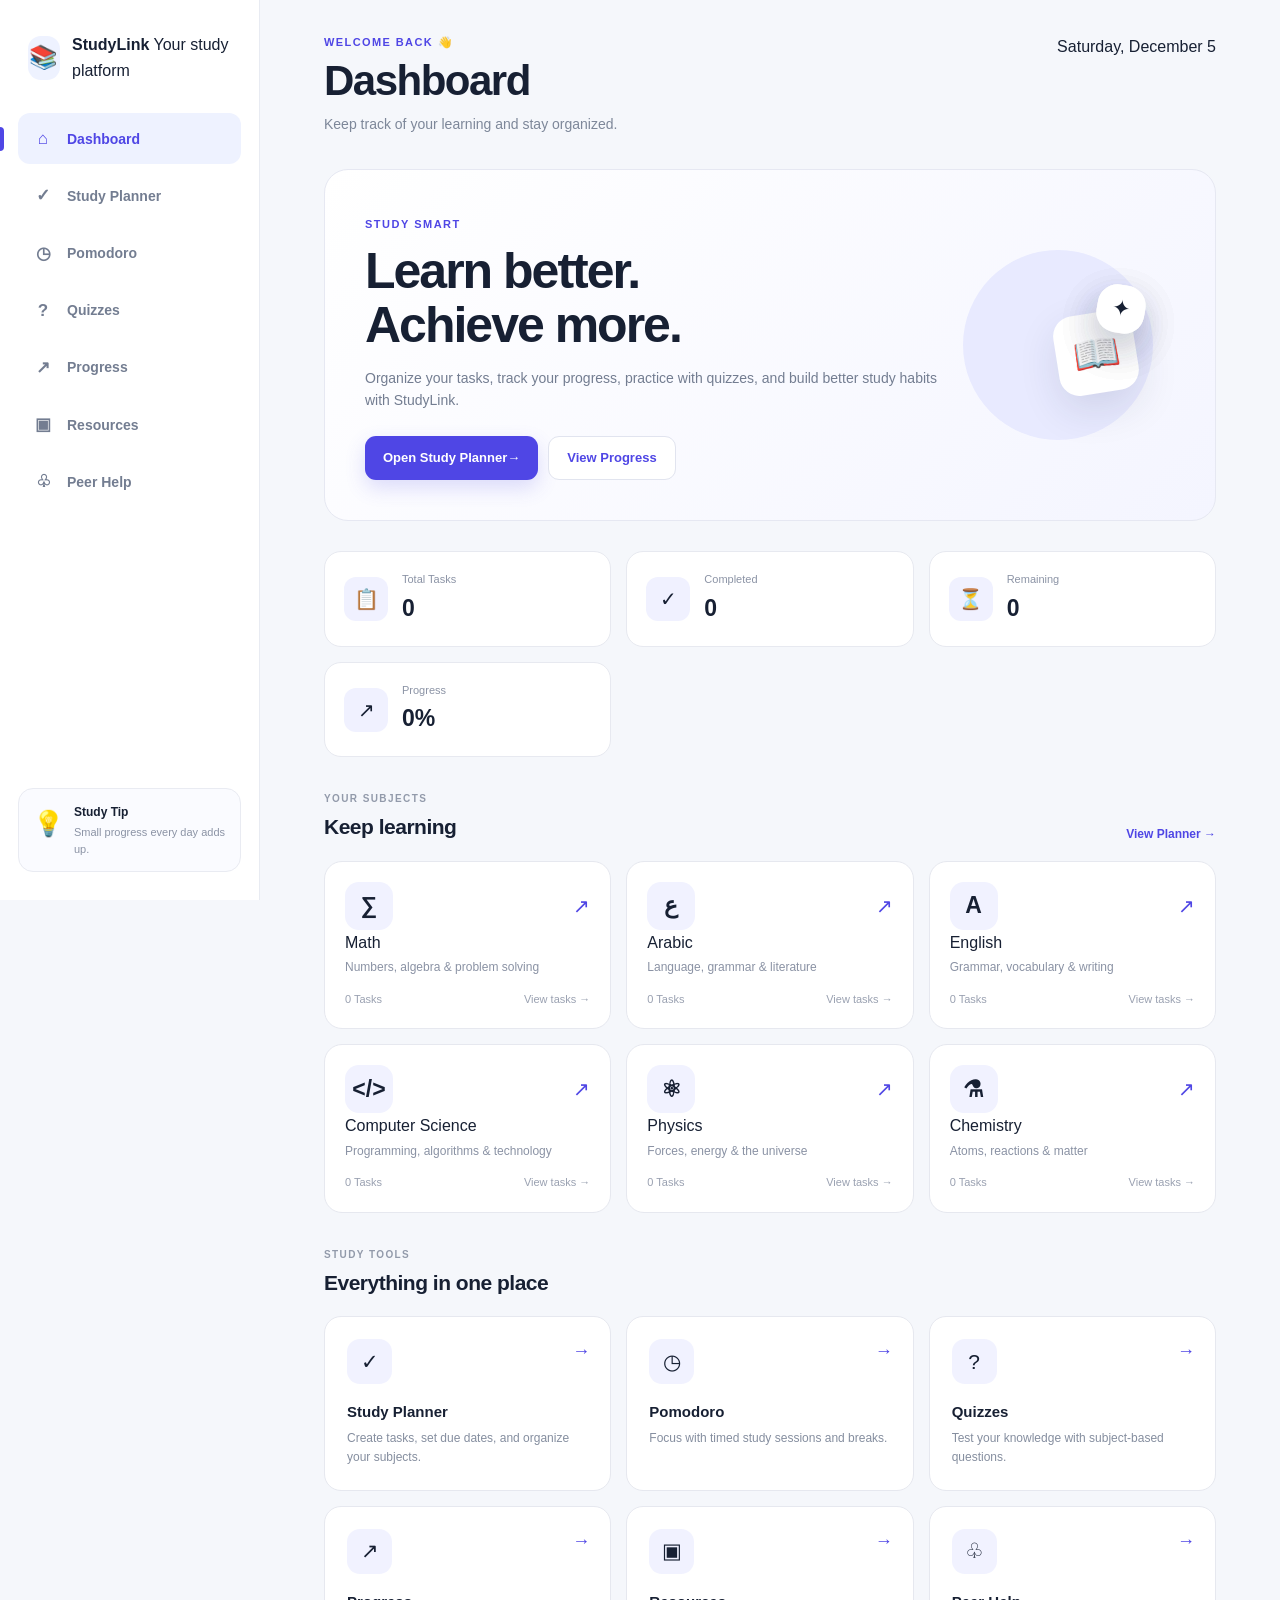
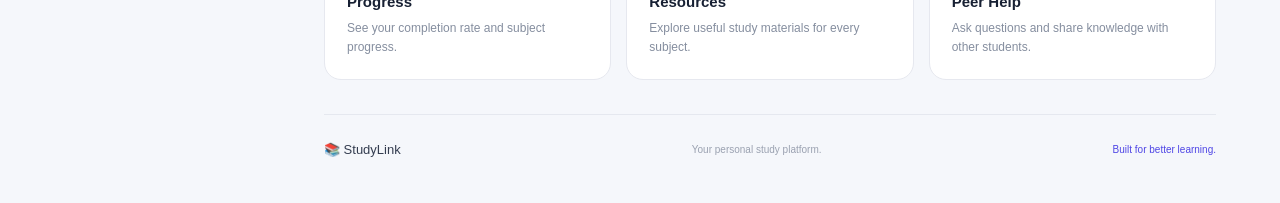
<file: index.html>
<!DOCTYPE html>
<html lang="en">
<head>
    <meta charset="UTF-8">
    <meta name="viewport" content="width=device-width, initial-scale=1.0">

    <title>StudyLink 📚</title>

    <link rel="stylesheet" href="style.css">
</head>

<body>

    <!-- =========================
         SIDEBAR
    ========================== -->

    <aside class="sidebar">

        <div class="logo">
            <span class="logo-icon">📚</span>

            <div>
                <strong>StudyLink</strong>
                <span>Your study platform</span>
            </div>
        </div>

        <nav class="side-nav">

            <a href="index.html" class="nav-item active">
                <span>⌂</span>
                <span>Dashboard</span>
            </a>

            <a href="planner.html" class="nav-item">
                <span>✓</span>
                <span>Study Planner</span>
            </a>

            <a href="pomodoro.html" class="nav-item">
                <span>◷</span>
                <span>Pomodoro</span>
            </a>

            <a href="quizzes.html" class="nav-item">
                <span>?</span>
                <span>Quizzes</span>
            </a>

            <a href="progress.html" class="nav-item">
                <span>↗</span>
                <span>Progress</span>
            </a>

            <a href="resources.html" class="nav-item">
                <span>▣</span>
                <span>Resources</span>
            </a>

            <a href="peer-help.html" class="nav-item">
                <span>♧</span>
                <span>Peer Help</span>
            </a>

        </nav>

        <div class="sidebar-bottom">

            <div class="study-tip">
                <span class="tip-icon">💡</span>

                <div>
                    <strong>Study Tip</strong>
                    <p>Small progress every day adds up.</p>
                </div>
            </div>

        </div>

    </aside>


    <!-- =========================
         MAIN CONTENT
    ========================== -->

    <main class="main-content">

        <!-- TOP BAR -->

        <header class="topbar">

            <div>
                <p class="welcome-small">
                    Welcome back 👋
                </p>

                <h1>Dashboard</h1>

                <p class="page-description">
                    Keep track of your learning and stay organized.
                </p>
            </div>

            <div class="topbar-date" id="currentDate">
                Today
            </div>

        </header>


        <!-- =========================
             HERO
        ========================== -->

        <section class="dashboard-hero">

            <div class="hero-content">

                <span class="hero-label">
                    STUDY SMART
                </span>

                <h2>
                    Learn better.
                    <br>
                    <span>Achieve more.</span>
                </h2>

                <p>
                    Organize your tasks, track your progress,
                    practice with quizzes, and build better
                    study habits with StudyLink.
                </p>

                <div class="hero-buttons">

                    <a
                        href="planner.html"
                        class="primary-button"
                    >
                        Open Study Planner
                        <span>→</span>
                    </a>

                    <a
                        href="progress.html"
                        class="secondary-button"
                    >
                        View Progress
                    </a>

                </div>

            </div>

            <div class="hero-decoration">

                <div class="floating-book">
                    📖
                </div>

                <div class="floating-star star-one">
                    ✦
                </div>

                <div class="floating-star star-two">
                    ✧
                </div>

                <div class="floating-star star-three">
                    ✦
                </div>

            </div>

        </section>


        <!-- =========================
             DASHBOARD STATS
        ========================== -->

        <section class="stats-grid">

            <div class="stat-card">

                <div class="stat-icon">
                    📋
                </div>

                <div>
                    <span>Total Tasks</span>
                    <strong id="dashboardTotal">0</strong>
                </div>

            </div>


            <div class="stat-card">

                <div class="stat-icon">
                    ✓
                </div>

                <div>
                    <span>Completed</span>
                    <strong id="dashboardCompleted">0</strong>
                </div>

            </div>


            <div class="stat-card">

                <div class="stat-icon">
                    ⏳
                </div>

                <div>
                    <span>Remaining</span>
                    <strong id="dashboardRemaining">0</strong>
                </div>

            </div>


            <div class="stat-card">

                <div class="stat-icon">
                    ↗
                </div>

                <div>
                    <span>Progress</span>
                    <strong id="dashboardProgress">0%</strong>
                </div>

            </div>

        </section>


        <!-- =========================
             SUBJECTS
        ========================== -->

        <section class="dashboard-section">

            <div class="section-heading">

                <div>
                    <span class="section-label">
                        YOUR SUBJECTS
                    </span>

                    <h2>Keep learning</h2>
                </div>

                <a
                    href="planner.html"
                    class="view-all"
                >
                    View Planner →
                </a>

            </div>


            <div class="subjects-grid">


                <!-- MATH -->

                <a
                    href="planner.html?subject=Math"
                    class="subject-card math-card"
                >

                    <div class="subject-top">

                        <div class="subject-icon">
                            ∑
                        </div>

                        <span class="arrow">
                            ↗
                        </span>

                    </div>

                    <div class="subject-name">
                        Math
                    </div>

                    <p>
                        Numbers, algebra & problem solving
                    </p>

                    <div class="subject-footer">

                        <span class="task-count">
                            0 Tasks
                        </span>

                        <span>
                            View tasks →
                        </span>

                    </div>

                </a>


                <!-- ARABIC -->

                <a
                    href="planner.html?subject=Arabic"
                    class="subject-card arabic-card"
                >

                    <div class="subject-top">

                        <div class="subject-icon">
                            ع
                        </div>

                        <span class="arrow">
                            ↗
                        </span>

                    </div>

                    <div class="subject-name">
                        Arabic
                    </div>

                    <p>
                        Language, grammar & literature
                    </p>

                    <div class="subject-footer">

                        <span class="task-count">
                            0 Tasks
                        </span>

                        <span>
                            View tasks →
                        </span>

                    </div>

                </a>


                <!-- ENGLISH -->

                <a
                    href="planner.html?subject=English"
                    class="subject-card english-card"
                >

                    <div class="subject-top">

                        <div class="subject-icon">
                            A
                        </div>

                        <span class="arrow">
                            ↗
                        </span>

                    </div>

                    <div class="subject-name">
                        English
                    </div>

                    <p>
                        Grammar, vocabulary & writing
                    </p>

                    <div class="subject-footer">

                        <span class="task-count">
                            0 Tasks
                        </span>

                        <span>
                            View tasks →
                        </span>

                    </div>

                </a>


                <!-- COMPUTER SCIENCE -->

                <a
                    href="planner.html?subject=Computer%20Science"
                    class="subject-card cs-card"
                >

                    <div class="subject-top">

                        <div class="subject-icon">
                            &lt;/&gt;
                        </div>

                        <span class="arrow">
                            ↗
                        </span>

                    </div>

                    <div class="subject-name">
                        Computer Science
                    </div>

                    <p>
                        Programming, algorithms & technology
                    </p>

                    <div class="subject-footer">

                        <span class="task-count">
                            0 Tasks
                        </span>

                        <span>
                            View tasks →
                        </span>

                    </div>

                </a>


                <!-- PHYSICS -->

                <a
                    href="planner.html?subject=Physics"
                    class="subject-card physics-card"
                >

                    <div class="subject-top">

                        <div class="subject-icon">
                            ⚛
                        </div>

                        <span class="arrow">
                            ↗
                        </span>

                    </div>

                    <div class="subject-name">
                        Physics
                    </div>

                    <p>
                        Forces, energy & the universe
                    </p>

                    <div class="subject-footer">

                        <span class="task-count">
                            0 Tasks
                        </span>

                        <span>
                            View tasks →
                        </span>

                    </div>

                </a>


                <!-- CHEMISTRY -->

                <a
                    href="planner.html?subject=Chemistry"
                    class="subject-card chemistry-card"
                >

                    <div class="subject-top">

                        <div class="subject-icon">
                            ⚗
                        </div>

                        <span class="arrow">
                            ↗
                        </span>

                    </div>

                    <div class="subject-name">
                        Chemistry
                    </div>

                    <p>
                        Atoms, reactions & matter
                    </p>

                    <div class="subject-footer">

                        <span class="task-count">
                            0 Tasks
                        </span>

                        <span>
                            View tasks →
                        </span>

                    </div>

                </a>

            </div>

        </section>


        <!-- =========================
             FEATURES
        ========================== -->

        <section class="dashboard-section">

            <div class="section-heading">

                <div>
                    <span class="section-label">
                        STUDY TOOLS
                    </span>

                    <h2>Everything in one place</h2>
                </div>

            </div>


            <div class="feature-grid">


                <!-- PLANNER -->

                <a
                    href="planner.html"
                    class="feature-card"
                >

                    <div class="feature-icon">
                        ✓
                    </div>

                    <div>

                        <h3>
                            Study Planner
                        </h3>

                        <p>
                            Create tasks, set due dates,
                            and organize your subjects.
                        </p>

                    </div>

                    <span class="feature-arrow">
                        →
                    </span>

                </a>


                <!-- POMODORO -->

                <a
                    href="pomodoro.html"
                    class="feature-card"
                >

                    <div class="feature-icon">
                        ◷
                    </div>

                    <div>

                        <h3>
                            Pomodoro
                        </h3>

                        <p>
                            Focus with timed study
                            sessions and breaks.
                        </p>

                    </div>

                    <span class="feature-arrow">
                        →
                    </span>

                </a>


                <!-- QUIZZES -->

                <a
                    href="quizzes.html"
                    class="feature-card"
                >

                    <div class="feature-icon">
                        ?
                    </div>

                    <div>

                        <h3>
                            Quizzes
                        </h3>

                        <p>
                            Test your knowledge with
                            subject-based questions.
                        </p>

                    </div>

                    <span class="feature-arrow">
                        →
                    </span>

                </a>


                <!-- PROGRESS -->

                <a
                    href="progress.html"
                    class="feature-card"
                >

                    <div class="feature-icon">
                        ↗
                    </div>

                    <div>

                        <h3>
                            Progress
                        </h3>

                        <p>
                            See your completion rate
                            and subject progress.
                        </p>

                    </div>

                    <span class="feature-arrow">
                        →
                    </span>

                </a>


                <!-- RESOURCES -->

                <a
                    href="resources.html"
                    class="feature-card"
                >

                    <div class="feature-icon">
                        ▣
                    </div>

                    <div>

                        <h3>
                            Resources
                        </h3>

                        <p>
                            Explore useful study materials
                            for every subject.
                        </p>

                    </div>

                    <span class="feature-arrow">
                        →
                    </span>

                </a>


                <!-- PEER HELP -->

                <a
                    href="peer-help.html"
                    class="feature-card"
                >

                    <div class="feature-icon">
                        ♧
                    </div>

                    <div>

                        <h3>
                            Peer Help
                        </h3>

                        <p>
                            Ask questions and share
                            knowledge with other students.
                        </p>

                    </div>

                    <span class="feature-arrow">
                        →
                    </span>

                </a>

            </div>

        </section>


        <!-- =========================
             FOOTER
        ========================== -->

        <footer class="site-footer">

            <div class="footer-logo">
                📚 StudyLink
            </div>

            <p>
                Your personal study platform.
            </p>

            <span>
                Built for better learning.
            </span>

        </footer>

    </main>


    <!-- JAVASCRIPT -->

    <script src="script.js"></script>

</body>
</html>
</file>
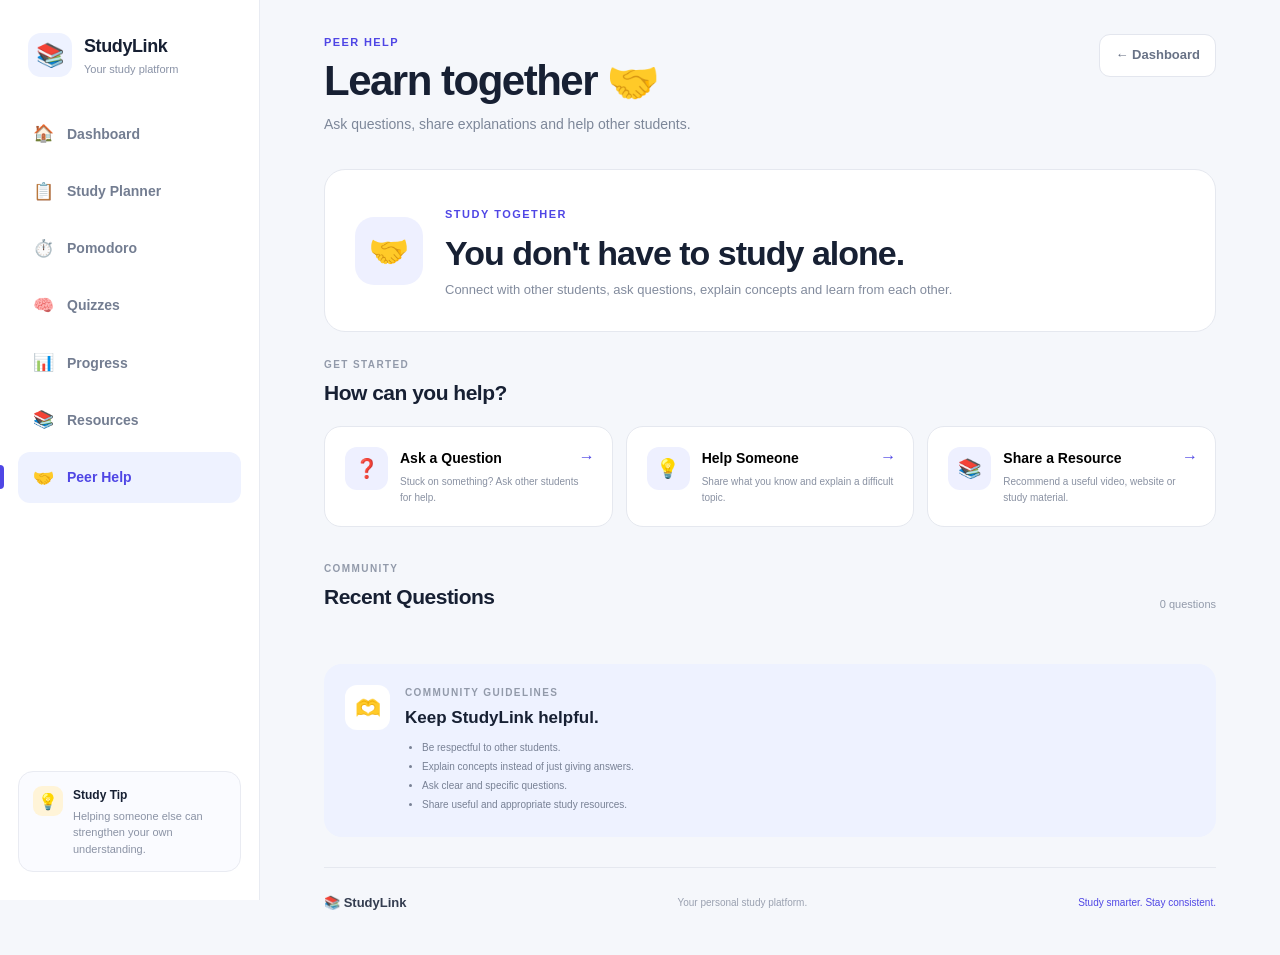
<file: peer-help.html>
<!DOCTYPE html>
<html lang="en">
<head>
    <meta charset="UTF-8">
    <meta name="viewport" content="width=device-width, initial-scale=1.0">

    <title>Peer Help | StudyLink</title>

    <link rel="stylesheet" href="style.css">
</head>

<body>

    <!-- Sidebar -->
    <aside class="sidebar">

        <div class="logo">
            <div class="logo-icon">📚</div>

            <div class="logo-text">
                <strong>StudyLink</strong>
                <span>Your study platform</span>
            </div>
        </div>

        <nav class="side-nav">

            <a href="index.html" class="nav-item">
                <span>🏠</span>
                <span>Dashboard</span>
            </a>

            <a href="planner.html" class="nav-item">
                <span>📋</span>
                <span>Study Planner</span>
            </a>

            <a href="pomodoro.html" class="nav-item">
                <span>⏱️</span>
                <span>Pomodoro</span>
            </a>

            <a href="quizzes.html" class="nav-item">
                <span>🧠</span>
                <span>Quizzes</span>
            </a>

            <a href="progress.html" class="nav-item">
                <span>📊</span>
                <span>Progress</span>
            </a>

            <a href="resources.html" class="nav-item">
                <span>📚</span>
                <span>Resources</span>
            </a>

            <a href="peer-help.html" class="nav-item active">
                <span>🤝</span>
                <span>Peer Help</span>
            </a>

        </nav>

        <div class="sidebar-bottom">

            <div class="study-tip">

                <div class="tip-small-icon">
                    💡
                </div>

                <div>
                    <strong>Study Tip</strong>

                    <p>
                        Helping someone else can strengthen your own understanding.
                    </p>
                </div>

            </div>

        </div>

    </aside>


    <!-- Main Content -->
    <main class="main-content">

        <!-- Topbar -->
        <header class="topbar">

            <div>

                <span class="welcome-small">
                    Peer Help
                </span>

                <h1>
                    Learn together 🤝
                </h1>

                <p class="page-description">
                    Ask questions, share explanations and help other students.
                </p>

            </div>

            <a href="index.html" class="back-button">
                ← Dashboard
            </a>

        </header>


        <!-- Hero -->
        <section class="peer-hero">

            <div class="peer-hero-icon">
                🤝
            </div>

            <div class="peer-hero-content">

                <span class="hero-label">
                    STUDY TOGETHER
                </span>

                <h2>
                    You don't have to study alone.
                </h2>

                <p>
                    Connect with other students, ask questions,
                    explain concepts and learn from each other.
                </p>

            </div>

        </section>


        <!-- Quick Actions -->
        <section class="dashboard-section">

            <div class="section-heading">

                <div>

                    <span class="section-label">
                        GET STARTED
                    </span>

                    <h2>
                        How can you help?
                    </h2>

                </div>

            </div>


            <div class="peer-actions-grid">

                <button class="peer-action-card" id="askQuestionButton">

                    <div class="peer-action-icon">
                        ❓
                    </div>

                    <div>

                        <h3>
                            Ask a Question
                        </h3>

                        <p>
                            Stuck on something? Ask other students for help.
                        </p>

                    </div>

                    <span class="peer-action-arrow">
                        →
                    </span>

                </button>


                <button class="peer-action-card" id="helpSomeoneButton">

                    <div class="peer-action-icon">
                        💡
                    </div>

                    <div>

                        <h3>
                            Help Someone
                        </h3>

                        <p>
                            Share what you know and explain a difficult topic.
                        </p>

                    </div>

                    <span class="peer-action-arrow">
                        →
                    </span>

                </button>


                <button class="peer-action-card" id="shareResourceButton">

                    <div class="peer-action-icon">
                        📚
                    </div>

                    <div>

                        <h3>
                            Share a Resource
                        </h3>

                        <p>
                            Recommend a useful video, website or study material.
                        </p>

                    </div>

                    <span class="peer-action-arrow">
                        →
                    </span>

                </button>

            </div>

        </section>


        <!-- Ask Question -->
        <section class="peer-form-section" id="peerQuestionSection">

            <div class="section-heading">

                <div>

                    <span class="section-label">
                        ASK THE COMMUNITY
                    </span>

                    <h2>
                        Ask a question
                    </h2>

                </div>

            </div>


            <div class="peer-form-card">

                <div class="form-group">

                    <label for="peerSubject">
                        Subject
                    </label>

                    <select id="peerSubject">

                        <option value="Math">
                            Math
                        </option>

                        <option value="Arabic">
                            Arabic
                        </option>

                        <option value="English">
                            English
                        </option>

                        <option value="Computer Science">
                            Computer Science
                        </option>

                        <option value="Physics">
                            Physics
                        </option>

                        <option value="Chemistry">
                            Chemistry
                        </option>

                    </select>

                </div>


                <div class="form-group">

                    <label for="peerQuestion">
                        Your Question
                    </label>

                    <textarea
                        id="peerQuestion"
                        rows="5"
                        placeholder="Explain what you're struggling with..."
                    ></textarea>

                </div>


                <button
                    class="primary-button peer-submit-button"
                    id="postQuestionButton"
                    type="button"
                >
                    Post Question →
                </button>

            </div>

        </section>


        <!-- Questions -->
        <section class="dashboard-section">

            <div class="section-heading">

                <div>

                    <span class="section-label">
                        COMMUNITY
                    </span>

                    <h2>
                        Recent Questions
                    </h2>

                </div>

                <span class="peer-question-count" id="peerQuestionCount">
                    0 Questions
                </span>

            </div>


            <div class="peer-question-list" id="peerQuestionList">

                <div class="peer-empty-state" id="peerEmptyState">

                    <div class="empty-icon">
                        💬
                    </div>

                    <h3>
                        No questions yet
                    </h3>

                    <p>
                        Be the first person to ask a question.
                    </p>

                </div>

            </div>

        </section>


        <!-- Community Rules -->
        <section class="peer-rules-card">

            <div class="peer-rules-icon">
                🫶
            </div>

            <div>

                <span class="section-label">
                    COMMUNITY GUIDELINES
                </span>

                <h2>
                    Keep StudyLink helpful.
                </h2>

                <ul>

                    <li>
                        Be respectful to other students.
                    </li>

                    <li>
                        Explain concepts instead of just giving answers.
                    </li>

                    <li>
                        Ask clear and specific questions.
                    </li>

                    <li>
                        Share useful and appropriate study resources.
                    </li>

                </ul>

            </div>

        </section>


        <!-- Footer -->
        <footer class="site-footer">

            <div class="footer-logo">
                📚 <strong>StudyLink</strong>
            </div>

            <p>
                Your personal study platform.
            </p>

            <span>
                Study smarter. Stay consistent.
            </span>

        </footer>

    </main>


    <script src="script.js"></script>

</body>
</html>
</file>
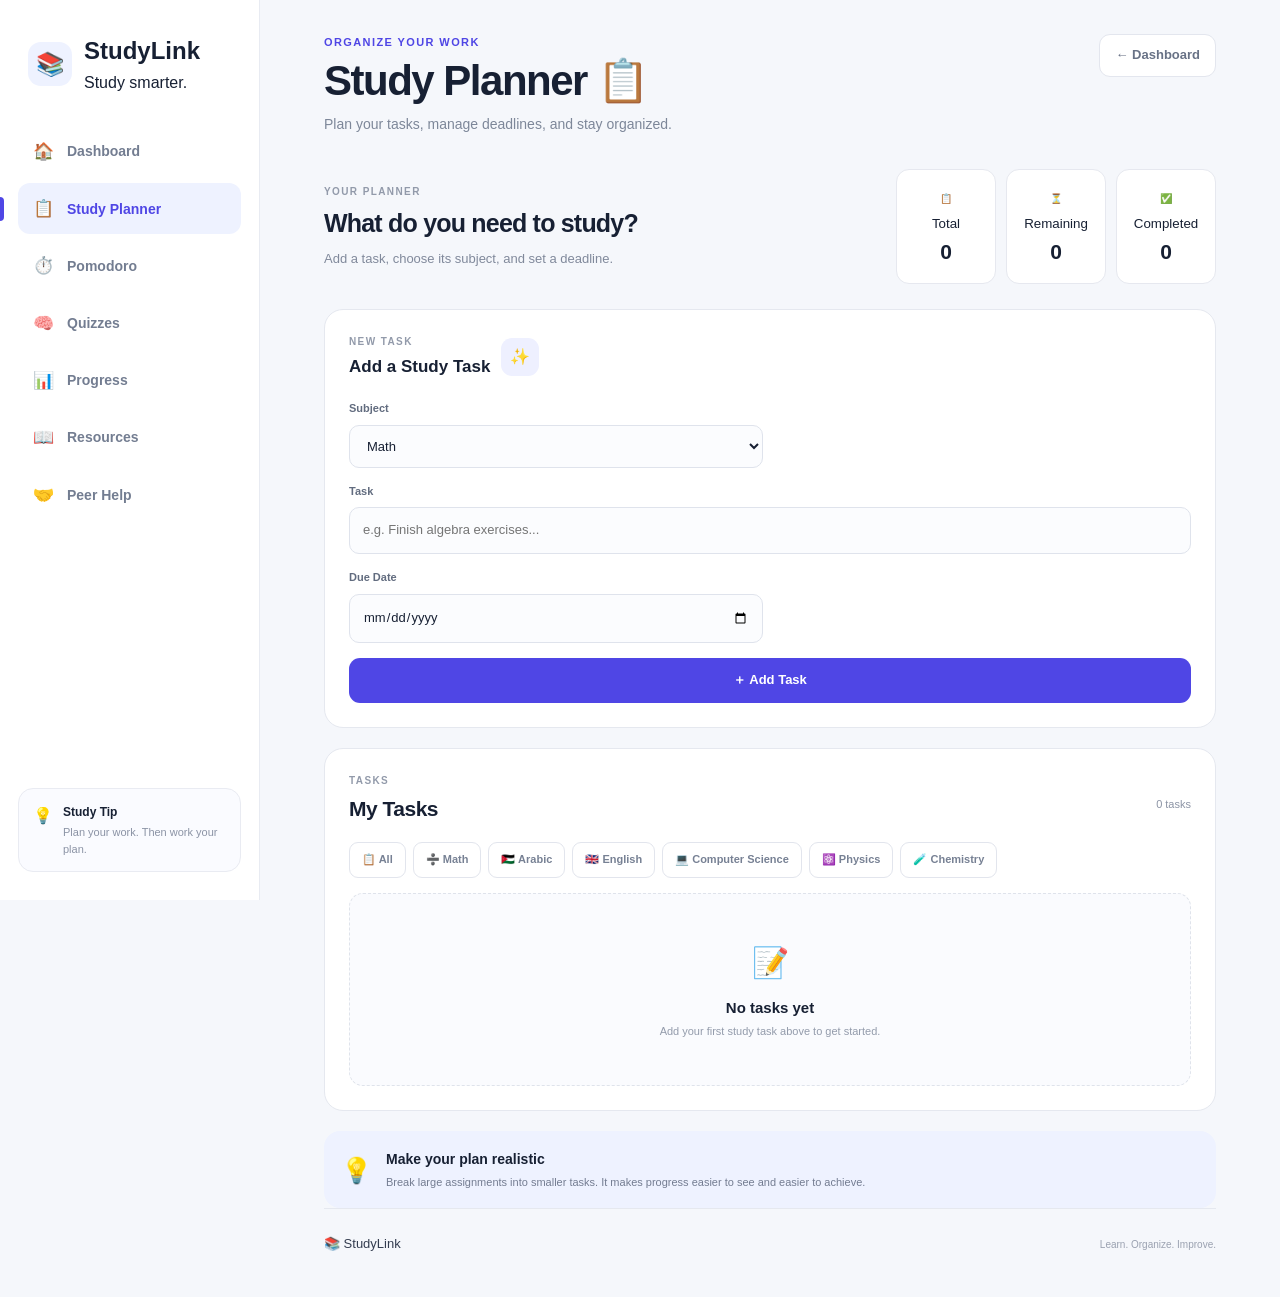
<file: planner.html>
<!DOCTYPE html><html lang="en"><head><meta charset="UTF-8">

<meta
    name="viewport"
    content="width=device-width, initial-scale=1.0"
>

<title>Study Planner | StudyLink</title>

<link
    rel="stylesheet"
    href="style.css"
>

</head><body><!-- =========================
     SIDEBAR
========================== -->

<aside class="sidebar">

    <div class="logo">

        <span class="logo-icon">
            📚
        </span>

        <div>

            <h2>
                StudyLink
            </h2>

            <p>
                Study smarter.
            </p>

        </div>

    </div>


    <nav class="side-nav">

        <a
            href="index.html"
            class="nav-item"
        >
            <span>🏠</span>
            <span>Dashboard</span>
        </a>


        <a
            href="planner.html"
            class="nav-item active"
        >
            <span>📋</span>
            <span>Study Planner</span>
        </a>


        <a
            href="pomodoro.html"
            class="nav-item"
        >
            <span>⏱️</span>
            <span>Pomodoro</span>
        </a>


        <a
            href="quizzes.html"
            class="nav-item"
        >
            <span>🧠</span>
            <span>Quizzes</span>
        </a>


        <a
            href="progress.html"
            class="nav-item"
        >
            <span>📊</span>
            <span>Progress</span>
        </a>


        <a
            href="resources.html"
            class="nav-item"
        >
            <span>📖</span>
            <span>Resources</span>
        </a>


        <a
            href="peer-help.html"
            class="nav-item"
        >
            <span>🤝</span>
            <span>Peer Help</span>
        </a>

    </nav>


    <div class="sidebar-bottom">

        <div class="study-tip">

            <span>
                💡
            </span>

            <div>

                <strong>
                    Study Tip
                </strong>

                <p>
                    Plan your work.
                    Then work your plan.
                </p>

            </div>

        </div>

    </div>

</aside>



<!-- =========================
     MAIN CONTENT
========================== -->

<main class="main-content">


    <!-- TOP BAR -->

    <header class="topbar">

        <div>

            <p class="welcome-small">
                ORGANIZE YOUR WORK
            </p>

            <h1>
                Study Planner 📋
            </h1>

            <p class="page-description">
                Plan your tasks, manage deadlines,
                and stay organized.
            </p>

        </div>


        <a
            href="index.html"
            class="back-button"
        >
            ← Dashboard
        </a>

    </header>



    <!-- =========================
         PLANNER OVERVIEW
    ========================== -->

    <section class="planner-overview">


        <div class="planner-intro">

            <span class="section-label">
                YOUR PLANNER
            </span>

            <h2>
                What do you need to study?
            </h2>

            <p>
                Add a task, choose its subject,
                and set a deadline.
            </p>

        </div>


        <div class="planner-mini-stats">


            <div class="mini-stat">

                <span>
                    📋
                </span>

                <div>

                    <small>
                        Total
                    </small>

                    <strong id="plannerTotal">
                        0
                    </strong>

                </div>

            </div>


            <div class="mini-stat">

                <span>
                    ⏳
                </span>

                <div>

                    <small>
                        Remaining
                    </small>

                    <strong id="plannerRemaining">
                        0
                    </strong>

                </div>

            </div>


            <div class="mini-stat">

                <span>
                    ✅
                </span>

                <div>

                    <small>
                        Completed
                    </small>

                    <strong id="plannerCompleted">
                        0
                    </strong>

                </div>

            </div>


        </div>

    </section>



    <!-- =========================
         ADD TASK
    ========================== -->

    <section class="planner-card">


        <div class="card-heading">

            <div>

                <span class="section-label">
                    NEW TASK
                </span>

                <h2>
                    Add a Study Task
                </h2>

            </div>

            <span class="card-heading-icon">
                ✨
            </span>

        </div>



        <div class="task-form">


            <div class="form-group">

                <label for="subjectSelect">
                    Subject
                </label>

                <select id="subjectSelect">

                    <option value="Math">
                        Math
                    </option>

                    <option value="Arabic">
                        Arabic
                    </option>

                    <option value="English">
                        English
                    </option>

                    <option value="Computer Science">
                        Computer Science
                    </option>

                    <option value="Physics">
                        Physics
                    </option>

                    <option value="Chemistry">
                        Chemistry
                    </option>

                </select>

            </div>



            <div class="form-group task-input-group">

                <label for="taskInput">
                    Task
                </label>

                <input
                    type="text"
                    id="taskInput"
                    placeholder="e.g. Finish algebra exercises..."
                    maxlength="150"
                >

            </div>



            <div class="form-group">

                <label for="dueDate">
                    Due Date
                </label>

                <input
                    type="date"
                    id="dueDate"
                >

            </div>



            <button
                id="addTaskButton"
                class="add-task-button"
            >
                <span>＋</span>
                Add Task
            </button>

        </div>

    </section>



    <!-- =========================
         FILTERS
    ========================== -->

    <section class="planner-tasks-section">


        <div class="section-heading">

            <div>

                <span class="section-label">
                    TASKS
                </span>

                <h2>
                    My Tasks
                </h2>

            </div>


            <span
                id="taskStatus"
                class="task-status"
            >
                All tasks
            </span>

        </div>



        <div class="task-filter">

            <button
                onclick="showAllTasks()"
                class="filter-button"
            >
                📋 All
            </button>


            <button
                onclick="filterTasks('Math')"
                class="filter-button"
            >
                ➗ Math
            </button>


            <button
                onclick="filterTasks('Arabic')"
                class="filter-button"
            >
                🇯🇴 Arabic
            </button>


            <button
                onclick="filterTasks('English')"
                class="filter-button"
            >
                🇬🇧 English
            </button>


            <button
                onclick="filterTasks('Computer Science')"
                class="filter-button"
            >
                💻 Computer Science
            </button>


            <button
                onclick="filterTasks('Physics')"
                class="filter-button"
            >
                ⚛️ Physics
            </button>


            <button
                onclick="filterTasks('Chemistry')"
                class="filter-button"
            >
                🧪 Chemistry
            </button>

        </div>



        <!-- TASK LIST -->

        <div
            id="taskList"
            class="task-list"
        >

            <!-- Tasks will appear here -->

        </div>



        <!-- EMPTY STATE -->

        <div
            id="emptyTaskState"
            class="empty-state"
        >

            <div class="empty-icon">
                📝
            </div>

            <h3>
                No tasks yet
            </h3>

            <p>
                Add your first study task
                above to get started.
            </p>

        </div>

    </section>



    <!-- =========================
         PLANNER TIP
    ========================== -->

    <section class="planner-tip-card">

        <div class="tip-icon">
            💡
        </div>

        <div>

            <h3>
                Make your plan realistic
            </h3>

            <p>
                Break large assignments into
                smaller tasks. It makes progress
                easier to see and easier to achieve.
            </p>

        </div>

    </section>



    <!-- =========================
         FOOTER
    ========================== -->

    <footer class="site-footer">

        <div class="footer-logo">
            📚 StudyLink
        </div>

        <p>
            Learn. Organize. Improve.
        </p>

    </footer>


</main>


<!-- JAVASCRIPT -->

<script src="script.js"></script>

</body></html>
</file>
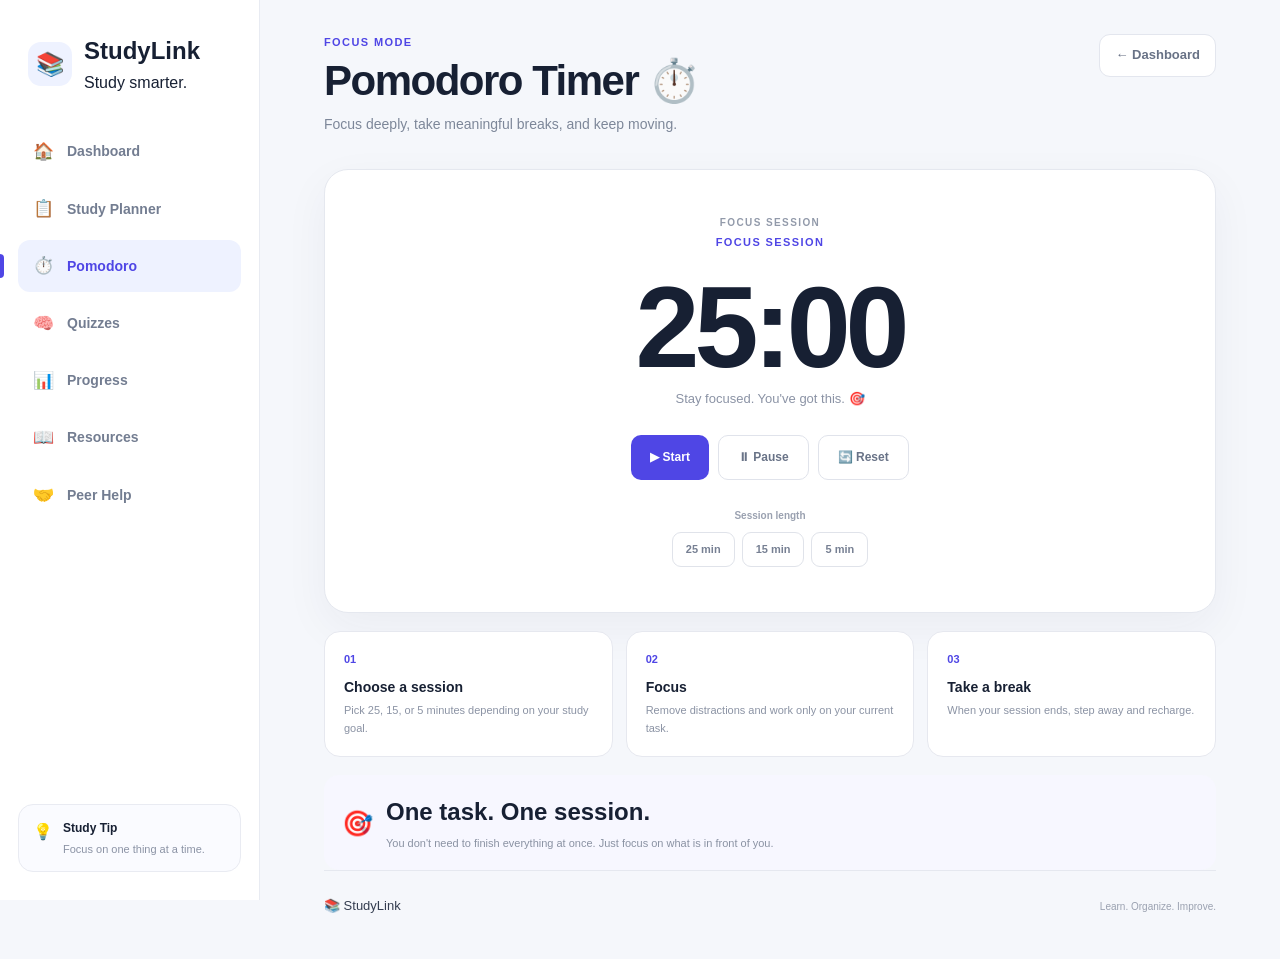
<file: pomodoro.html>
<!DOCTYPE html><html lang="en"><head><meta charset="UTF-8">

<meta
    name="viewport"
    content="width=device-width, initial-scale=1.0"
>

<title>Pomodoro | StudyLink</title>

<link
    rel="stylesheet"
    href="style.css"
>

</head><body><!-- =========================
     SIDEBAR
========================== -->

<aside class="sidebar">

    <div class="logo">

        <span class="logo-icon">
            📚
        </span>

        <div>

            <h2>
                StudyLink
            </h2>

            <p>
                Study smarter.
            </p>

        </div>

    </div>


    <nav class="side-nav">

        <a href="index.html" class="nav-item">
            <span>🏠</span>
            <span>Dashboard</span>
        </a>

        <a href="planner.html" class="nav-item">
            <span>📋</span>
            <span>Study Planner</span>
        </a>

        <a
            href="pomodoro.html"
            class="nav-item active"
        >
            <span>⏱️</span>
            <span>Pomodoro</span>
        </a>

        <a href="quizzes.html" class="nav-item">
            <span>🧠</span>
            <span>Quizzes</span>
        </a>

        <a href="progress.html" class="nav-item">
            <span>📊</span>
            <span>Progress</span>
        </a>

        <a href="resources.html" class="nav-item">
            <span>📖</span>
            <span>Resources</span>
        </a>

        <a href="peer-help.html" class="nav-item">
            <span>🤝</span>
            <span>Peer Help</span>
        </a>

    </nav>


    <div class="sidebar-bottom">

        <div class="study-tip">

            <span>💡</span>

            <div>

                <strong>
                    Study Tip
                </strong>

                <p>
                    Focus on one thing
                    at a time.
                </p>

            </div>

        </div>

    </div>

</aside>



<!-- =========================
     MAIN CONTENT
========================== -->

<main class="main-content">


    <!-- TOP BAR -->

    <header class="topbar">

        <div>

            <p class="welcome-small">
                FOCUS MODE
            </p>

            <h1>
                Pomodoro Timer ⏱️
            </h1>

            <p class="page-description">
                Focus deeply, take meaningful
                breaks, and keep moving.
            </p>

        </div>


        <a
            href="index.html"
            class="back-button"
        >
            ← Dashboard
        </a>

    </header>



    <!-- =========================
         TIMER
    ========================== -->

    <section class="pomodoro-page">


        <div class="pomodoro-card">


            <div class="timer-header">

                <span class="section-label">
                    FOCUS SESSION
                </span>

                <div
                    id="timerMode"
                    class="timer-mode"
                >
                    Focus Session
                </div>

            </div>



            <!-- TIMER DISPLAY -->

            <div
                id="timerDisplay"
                class="timer-display"
            >
                25:00
            </div>



            <p class="timer-message">
                Stay focused. You've got this. 🎯
            </p>



            <!-- MAIN CONTROLS -->

            <div class="timer-controls">

                <button
                    id="startTimerButton"
                    class="timer-main-button"
                >
                    ▶ Start
                </button>


                <button
                    id="pauseTimerButton"
                    class="timer-control-button"
                >
                    ⏸ Pause
                </button>


                <button
                    id="resetTimerButton"
                    class="timer-control-button"
                >
                    🔄 Reset
                </button>

            </div>



            <!-- PRESETS -->

            <div class="timer-presets">

                <p>
                    Session length
                </p>


                <div class="preset-buttons">

                    <button
                        data-minutes="25"
                        class="preset-button active"
                    >
                        25 min
                    </button>


                    <button
                        data-minutes="15"
                        class="preset-button"
                    >
                        15 min
                    </button>


                    <button
                        data-minutes="5"
                        class="preset-button"
                    >
                        5 min
                    </button>

                </div>

            </div>

        </div>



        <!-- =========================
             HOW IT WORKS
        ========================== -->

        <div class="pomodoro-info">


            <div class="info-card">

                <div class="info-number">
                    01
                </div>

                <div>

                    <h3>
                        Choose a session
                    </h3>

                    <p>
                        Pick 25, 15, or 5 minutes
                        depending on your study goal.
                    </p>

                </div>

            </div>


            <div class="info-card">

                <div class="info-number">
                    02
                </div>

                <div>

                    <h3>
                        Focus
                    </h3>

                    <p>
                        Remove distractions and
                        work only on your current task.
                    </p>

                </div>

            </div>


            <div class="info-card">

                <div class="info-number">
                    03
                </div>

                <div>

                    <h3>
                        Take a break
                    </h3>

                    <p>
                        When your session ends,
                        step away and recharge.
                    </p>

                </div>

            </div>

        </div>



        <!-- =========================
             MOTIVATION
        ========================== -->

        <div class="focus-card">

            <div class="focus-icon">
                🎯
            </div>

            <div>

                <h2>
                    One task. One session.
                </h2>

                <p>
                    You don't need to finish
                    everything at once. Just
                    focus on what is in front
                    of you.
                </p>

            </div>

        </div>


    </section>



    <!-- =========================
         FOOTER
    ========================== -->

    <footer class="site-footer">

        <div class="footer-logo">
            📚 StudyLink
        </div>

        <p>
            Learn. Organize. Improve.
        </p>

    </footer>


</main>


<script src="script.js"></script>

</body></html>
</file>
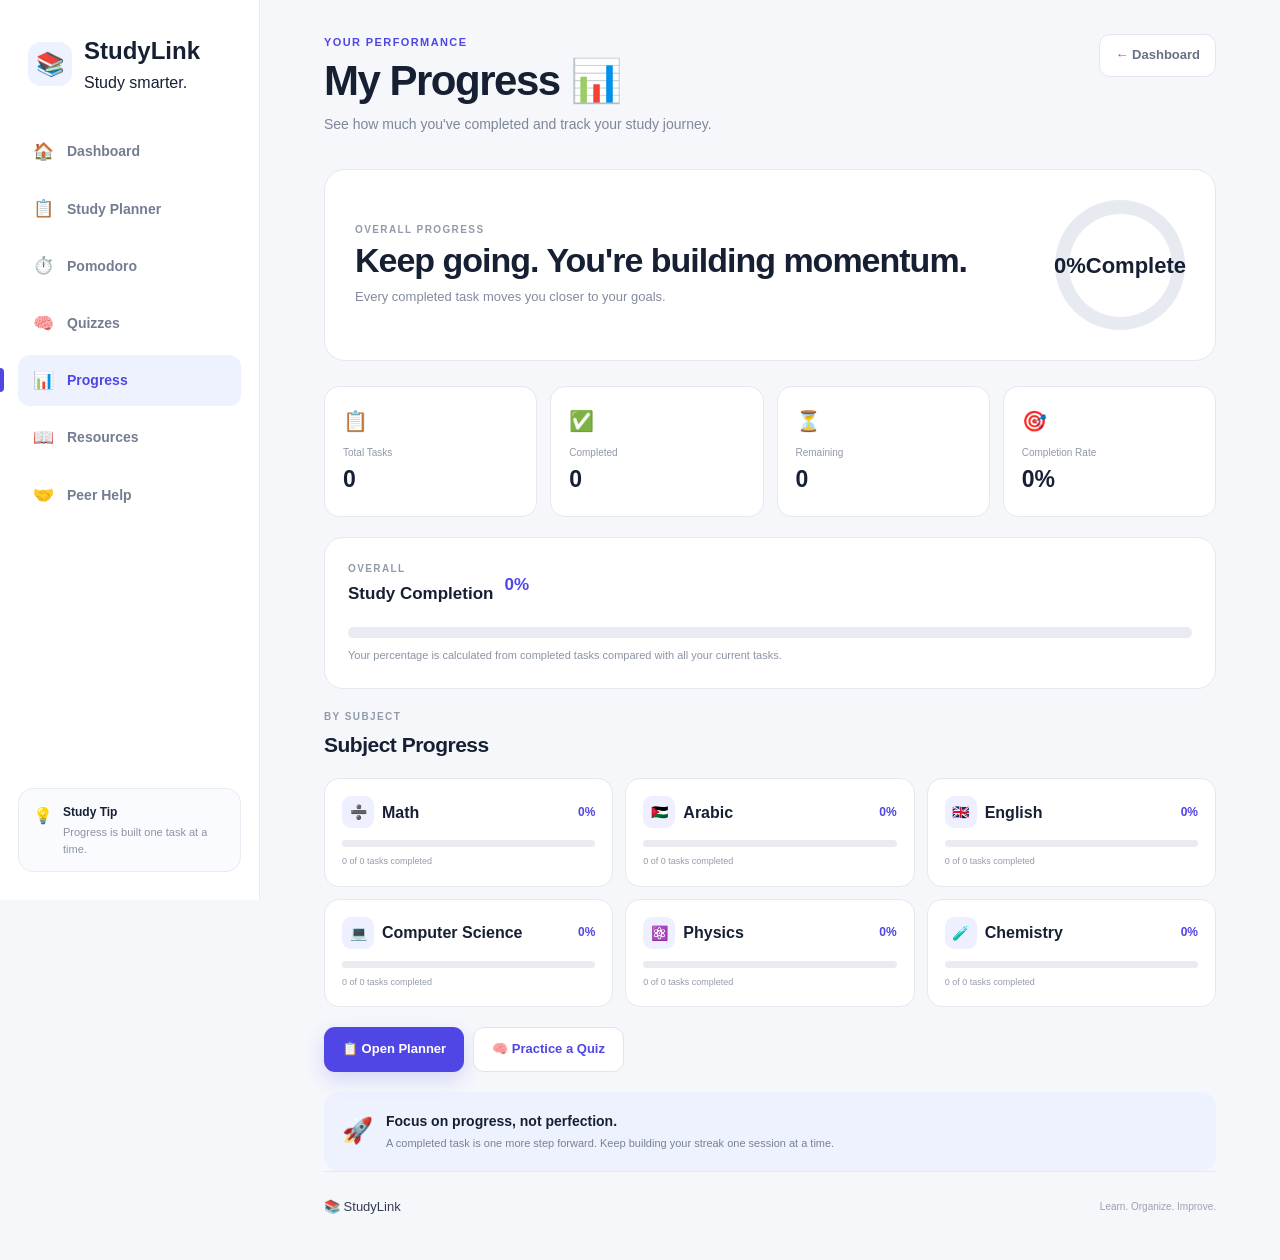
<file: progress.html>
<!DOCTYPE html><html lang="en"><head><meta charset="UTF-8">

<meta
    name="viewport"
    content="width=device-width, initial-scale=1.0"
>

<title>Progress | StudyLink</title>

<link
    rel="stylesheet"
    href="style.css"
>

</head><body><!-- =========================
     SIDEBAR
========================== -->

<aside class="sidebar">

    <div class="logo">

        <span class="logo-icon">
            📚
        </span>

        <div>

            <h2>
                StudyLink
            </h2>

            <p>
                Study smarter.
            </p>

        </div>

    </div>


    <nav class="side-nav">

        <a
            href="index.html"
            class="nav-item"
        >
            <span>🏠</span>
            <span>Dashboard</span>
        </a>


        <a
            href="planner.html"
            class="nav-item"
        >
            <span>📋</span>
            <span>Study Planner</span>
        </a>


        <a
            href="pomodoro.html"
            class="nav-item"
        >
            <span>⏱️</span>
            <span>Pomodoro</span>
        </a>


        <a
            href="quizzes.html"
            class="nav-item"
        >
            <span>🧠</span>
            <span>Quizzes</span>
        </a>


        <a
            href="progress.html"
            class="nav-item active"
        >
            <span>📊</span>
            <span>Progress</span>
        </a>


        <a
            href="resources.html"
            class="nav-item"
        >
            <span>📖</span>
            <span>Resources</span>
        </a>


        <a
            href="peer-help.html"
            class="nav-item"
        >
            <span>🤝</span>
            <span>Peer Help</span>
        </a>

    </nav>


    <div class="sidebar-bottom">

        <div class="study-tip">

            <span>
                💡
            </span>

            <div>

                <strong>
                    Study Tip
                </strong>

                <p>
                    Progress is built one
                    task at a time.
                </p>

            </div>

        </div>

    </div>

</aside>



<!-- =========================
     MAIN CONTENT
========================== -->

<main class="main-content">


    <!-- TOP BAR -->

    <header class="topbar">

        <div>

            <p class="welcome-small">
                YOUR PERFORMANCE
            </p>

            <h1>
                My Progress 📊
            </h1>

            <p class="page-description">
                See how much you've completed
                and track your study journey.
            </p>

        </div>


        <a
            href="index.html"
            class="back-button"
        >
            ← Dashboard
        </a>

    </header>



    <!-- =========================
         OVERALL PROGRESS
    ========================== -->

    <section class="progress-hero">


        <div class="progress-hero-content">

            <span class="section-label">
                OVERALL PROGRESS
            </span>

            <h2>
                Keep going. You're building
                momentum.
            </h2>

            <p>
                Every completed task moves
                you closer to your goals.
            </p>

        </div>


        <div class="progress-circle">

            <div class="progress-circle-inner">

                <strong id="progressPercent">
                    0%
                </strong>

                <span>
                    Complete
                </span>

            </div>

        </div>

    </section>



    <!-- =========================
         STAT CARDS
    ========================== -->

    <section class="progress-stats-grid">


        <div class="progress-stat-card">

            <div class="progress-stat-icon">
                📋
            </div>

            <span>
                Total Tasks
            </span>

            <strong id="totalTasks">
                0
            </strong>

        </div>


        <div class="progress-stat-card">

            <div class="progress-stat-icon">
                ✅
            </div>

            <span>
                Completed
            </span>

            <strong id="completedTasks">
                0
            </strong>

        </div>


        <div class="progress-stat-card">

            <div class="progress-stat-icon">
                ⏳
            </div>

            <span>
                Remaining
            </span>

            <strong id="remainingTasks">
                0
            </strong>

        </div>


        <div class="progress-stat-card">

            <div class="progress-stat-icon">
                🎯
            </div>

            <span>
                Completion Rate
            </span>

            <strong id="progressRate">
                0%
            </strong>

        </div>

    </section>



    <!-- =========================
         PROGRESS BAR
    ========================== -->

    <section class="progress-card">

        <div class="card-heading">

            <div>

                <span class="section-label">
                    OVERALL
                </span>

                <h2>
                    Study Completion
                </h2>

            </div>

            <strong
                id="progressPercentSmall"
                class="progress-number"
            >
                0%
            </strong>

        </div>


        <div class="progress-bar large-progress">

            <div
                id="progressFill"
                style="width: 0%;"
            ></div>

        </div>


        <p class="progress-description">
            Your percentage is calculated from
            completed tasks compared with all
            your current tasks.
        </p>

    </section>



    <!-- =========================
         SUBJECT PROGRESS
    ========================== -->

    <section class="subject-progress-section">


        <div class="section-heading">

            <div>

                <span class="section-label">
                    BY SUBJECT
                </span>

                <h2>
                    Subject Progress
                </h2>

            </div>

        </div>


        <div
            id="subjectProgress"
            class="subject-progress-grid"
        >


            <!-- Math -->

            <div
                class="subject-progress-card"
                data-progress-subject="Math"
            >

                <div class="subject-progress-header">

                    <div>

                        <span class="subject-progress-icon">
                            ➗
                        </span>

                        <strong>
                            Math
                        </strong>

                    </div>

                    <span
                        class="subject-progress-percent"
                    >
                        0%
                    </span>

                </div>


                <div class="subject-progress-bar">

                    <div
                        class="subject-progress-fill"
                    ></div>

                </div>


                <p class="subject-progress-text">
                    0 of 0 tasks completed
                </p>

            </div>



            <!-- Arabic -->

            <div
                class="subject-progress-card"
                data-progress-subject="Arabic"
            >

                <div class="subject-progress-header">

                    <div>

                        <span class="subject-progress-icon">
                            🇯🇴
                        </span>

                        <strong>
                            Arabic
                        </strong>

                    </div>

                    <span
                        class="subject-progress-percent"
                    >
                        0%
                    </span>

                </div>


                <div class="subject-progress-bar">

                    <div
                        class="subject-progress-fill"
                    ></div>

                </div>


                <p class="subject-progress-text">
                    0 of 0 tasks completed
                </p>

            </div>



            <!-- English -->

            <div
                class="subject-progress-card"
                data-progress-subject="English"
            >

                <div class="subject-progress-header">

                    <div>

                        <span class="subject-progress-icon">
                            🇬🇧
                        </span>

                        <strong>
                            English
                        </strong>

                    </div>

                    <span
                        class="subject-progress-percent"
                    >
                        0%
                    </span>

                </div>


                <div class="subject-progress-bar">

                    <div
                        class="subject-progress-fill"
                    ></div>

                </div>


                <p class="subject-progress-text">
                    0 of 0 tasks completed
                </p>

            </div>



            <!-- Computer Science -->

            <div
                class="subject-progress-card"
                data-progress-subject="Computer Science"
            >

                <div class="subject-progress-header">

                    <div>

                        <span class="subject-progress-icon">
                            💻
                        </span>

                        <strong>
                            Computer Science
                        </strong>

                    </div>

                    <span
                        class="subject-progress-percent"
                    >
                        0%
                    </span>

                </div>


                <div class="subject-progress-bar">

                    <div
                        class="subject-progress-fill"
                    ></div>

                </div>


                <p class="subject-progress-text">
                    0 of 0 tasks completed
                </p>

            </div>



            <!-- Physics -->

            <div
                class="subject-progress-card"
                data-progress-subject="Physics"
            >

                <div class="subject-progress-header">

                    <div>

                        <span class="subject-progress-icon">
                            ⚛️
                        </span>

                        <strong>
                            Physics
                        </strong>

                    </div>

                    <span
                        class="subject-progress-percent"
                    >
                        0%
                    </span>

                </div>


                <div class="subject-progress-bar">

                    <div
                        class="subject-progress-fill"
                    ></div>

                </div>


                <p class="subject-progress-text">
                    0 of 0 tasks completed
                </p>

            </div>



            <!-- Chemistry -->

            <div
                class="subject-progress-card"
                data-progress-subject="Chemistry"
            >

                <div class="subject-progress-header">

                    <div>

                        <span class="subject-progress-icon">
                            🧪
                        </span>

                        <strong>
                            Chemistry
                        </strong>

                    </div>

                    <span
                        class="subject-progress-percent"
                    >
                        0%
                    </span>

                </div>


                <div class="subject-progress-bar">

                    <div
                        class="subject-progress-fill"
                    ></div>

                </div>


                <p class="subject-progress-text">
                    0 of 0 tasks completed
                </p>

            </div>


        </div>

    </section>



    <!-- =========================
         ACTIONS
    ========================== -->

    <section class="progress-actions">

        <a
            href="planner.html"
            class="primary-button"
        >
            📋 Open Planner
        </a>


        <a
            href="quizzes.html"
            class="secondary-button"
        >
            🧠 Practice a Quiz
        </a>

    </section>



    <!-- =========================
         MOTIVATION
    ========================== -->

    <section class="progress-tip-card">

        <div class="tip-icon">
            🚀
        </div>

        <div>

            <h3>
                Focus on progress, not perfection.
            </h3>

            <p>
                A completed task is one more
                step forward. Keep building
                your streak one session at a time.
            </p>

        </div>

    </section>



    <!-- =========================
         FOOTER
    ========================== -->

    <footer class="site-footer">

        <div class="footer-logo">
            📚 StudyLink
        </div>

        <p>
            Learn. Organize. Improve.
        </p>

    </footer>


</main>


<script src="script.js"></script>

</body></html>
</file>
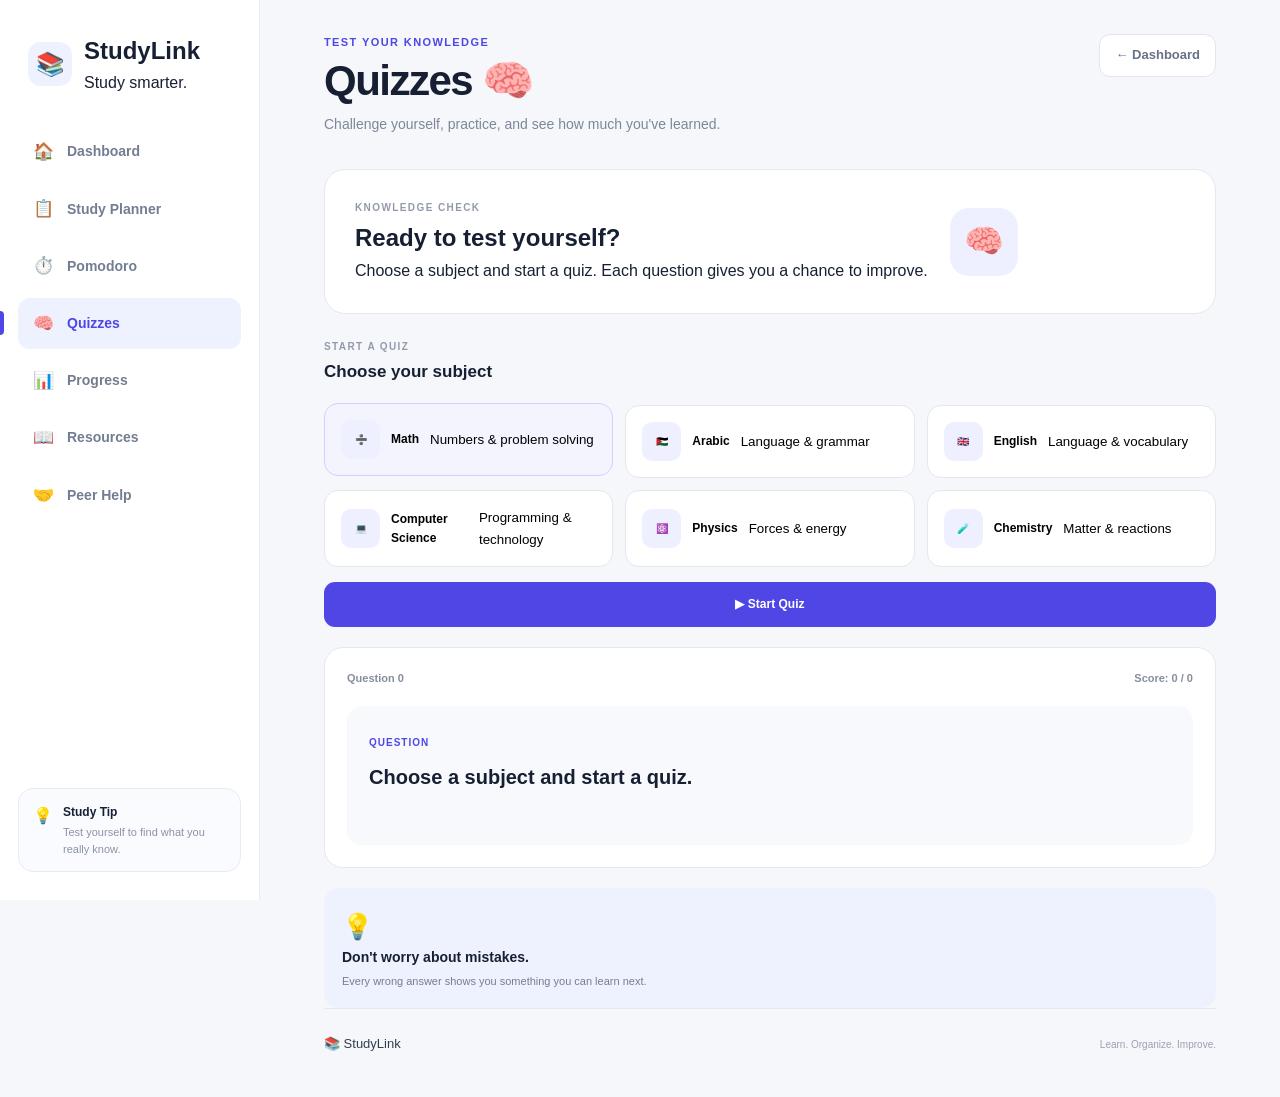
<file: quizzes.html>
<!DOCTYPE html><html lang="en"><head><meta charset="UTF-8">

<meta
    name="viewport"
    content="width=device-width, initial-scale=1.0"
>

<title>Quizzes | StudyLink</title>

<link
    rel="stylesheet"
    href="style.css"
>

</head><body><!-- =========================
     SIDEBAR
========================== -->

<aside class="sidebar">

    <div class="logo">

        <span class="logo-icon">
            📚
        </span>

        <div>

            <h2>
                StudyLink
            </h2>

            <p>
                Study smarter.
            </p>

        </div>

    </div>


    <nav class="side-nav">

        <a
            href="index.html"
            class="nav-item"
        >
            <span>🏠</span>
            <span>Dashboard</span>
        </a>


        <a
            href="planner.html"
            class="nav-item"
        >
            <span>📋</span>
            <span>Study Planner</span>
        </a>


        <a
            href="pomodoro.html"
            class="nav-item"
        >
            <span>⏱️</span>
            <span>Pomodoro</span>
        </a>


        <a
            href="quizzes.html"
            class="nav-item active"
        >
            <span>🧠</span>
            <span>Quizzes</span>
        </a>


        <a
            href="progress.html"
            class="nav-item"
        >
            <span>📊</span>
            <span>Progress</span>
        </a>


        <a
            href="resources.html"
            class="nav-item"
        >
            <span>📖</span>
            <span>Resources</span>
        </a>


        <a
            href="peer-help.html"
            class="nav-item"
        >
            <span>🤝</span>
            <span>Peer Help</span>
        </a>

    </nav>


    <div class="sidebar-bottom">

        <div class="study-tip">

            <span>
                💡
            </span>

            <div>

                <strong>
                    Study Tip
                </strong>

                <p>
                    Test yourself to find
                    what you really know.
                </p>

            </div>

        </div>

    </div>

</aside>



<!-- =========================
     MAIN CONTENT
========================== -->

<main class="main-content">


    <!-- TOP BAR -->

    <header class="topbar">

        <div>

            <p class="welcome-small">
                TEST YOUR KNOWLEDGE
            </p>

            <h1>
                Quizzes 🧠
            </h1>

            <p class="page-description">
                Challenge yourself, practice,
                and see how much you've learned.
            </p>

        </div>


        <a
            href="index.html"
            class="back-button"
        >
            ← Dashboard
        </a>

    </header>



    <!-- =========================
         QUIZ INTRO
    ========================== -->

    <section class="quiz-hero">

        <div>

            <span class="section-label">
                KNOWLEDGE CHECK
            </span>

            <h2>
                Ready to test yourself?
            </h2>

            <p>
                Choose a subject and start
                a quiz. Each question gives
                you a chance to improve.
            </p>

        </div>


        <div class="quiz-hero-icon">
            🧠
        </div>

    </section>



    <!-- =========================
         QUIZ SELECTOR
    ========================== -->

    <section class="quiz-selector">


        <div class="card-heading">

            <div>

                <span class="section-label">
                    START A QUIZ
                </span>

                <h2>
                    Choose your subject
                </h2>

            </div>

        </div>



        <div class="quiz-subject-grid">


            <button
                class="quiz-subject-card"
                data-quiz-subject="Math"
            >

                <span class="quiz-subject-icon">
                    ➗
                </span>

                <strong>
                    Math
                </strong>

                <small>
                    Numbers & problem solving
                </small>

            </button>


            <button
                class="quiz-subject-card"
                data-quiz-subject="Arabic"
            >

                <span class="quiz-subject-icon">
                    🇯🇴
                </span>

                <strong>
                    Arabic
                </strong>

                <small>
                    Language & grammar
                </small>

            </button>


            <button
                class="quiz-subject-card"
                data-quiz-subject="English"
            >

                <span class="quiz-subject-icon">
                    🇬🇧
                </span>

                <strong>
                    English
                </strong>

                <small>
                    Language & vocabulary
                </small>

            </button>


            <button
                class="quiz-subject-card"
                data-quiz-subject="Computer Science"
            >

                <span class="quiz-subject-icon">
                    💻
                </span>

                <strong>
                    Computer Science
                </strong>

                <small>
                    Programming & technology
                </small>

            </button>


            <button
                class="quiz-subject-card"
                data-quiz-subject="Physics"
            >

                <span class="quiz-subject-icon">
                    ⚛️
                </span>

                <strong>
                    Physics
                </strong>

                <small>
                    Forces & energy
                </small>

            </button>


            <button
                class="quiz-subject-card"
                data-quiz-subject="Chemistry"
            >

                <span class="quiz-subject-icon">
                    🧪
                </span>

                <strong>
                    Chemistry
                </strong>

                <small>
                    Matter & reactions
                </small>

            </button>

        </div>



        <input
            type="hidden"
            id="quizSubject"
            value="Math"
        >


        <button
            id="startQuizButton"
            class="start-quiz-button"
        >
            ▶ Start Quiz
        </button>

    </section>



    <!-- =========================
         QUIZ AREA
    ========================== -->

    <section
        id="quizArea"
        class="quiz-area"
    >


        <div class="quiz-progress-top">

            <span id="quizProgress">
                Question 0
            </span>

            <span id="quizScore">
                Score: 0 / 0
            </span>

        </div>



        <div class="quiz-question-card">


            <span class="question-label">
                QUESTION
            </span>


            <h2 id="quizQuestion">
                Choose a subject and
                start a quiz.
            </h2>


            <div
                id="quizAnswers"
                class="quiz-answers"
            >

            </div>


            <p
                id="quizFeedback"
                class="quiz-feedback"
            >
            </p>


            <button
                id="nextQuestionButton"
                class="next-question-button"
                style="display: none;"
            >
                Next Question →
            </button>

        </div>

    </section>



    <!-- =========================
         QUIZ RESULTS
    ========================== -->

    <section
        id="quizResult"
        class="quiz-result"
        style="display: none;"
    >

        <div class="result-icon">
            🏆
        </div>

        <span class="section-label">
            QUIZ COMPLETE
        </span>

        <h2>
            Great work!
        </h2>

        <p id="finalQuizScore">
            Your score will appear here.
        </p>


        <div class="result-actions">

            <button
                id="retryQuizButton"
                class="primary-button"
            >
                🔄 Try Again
            </button>


            <a
                href="progress.html"
                class="secondary-button"
            >
                📊 View Progress
            </a>

        </div>

    </section>



    <!-- =========================
         STUDY TIP
    ========================== -->

    <section class="quiz-tip-card">

        <div class="tip-icon">
            💡
        </div>

        <div>

            <h3>
                Don't worry about mistakes.
            </h3>

            <p>
                Every wrong answer shows you
                something you can learn next.
            </p>

        </div>

    </section>



    <!-- =========================
         FOOTER
    ========================== -->

    <footer class="site-footer">

        <div class="footer-logo">
            📚 StudyLink
        </div>

        <p>
            Learn. Organize. Improve.
        </p>

    </footer>


</main>


<script src="script.js"></script>

</body></html>
</file>
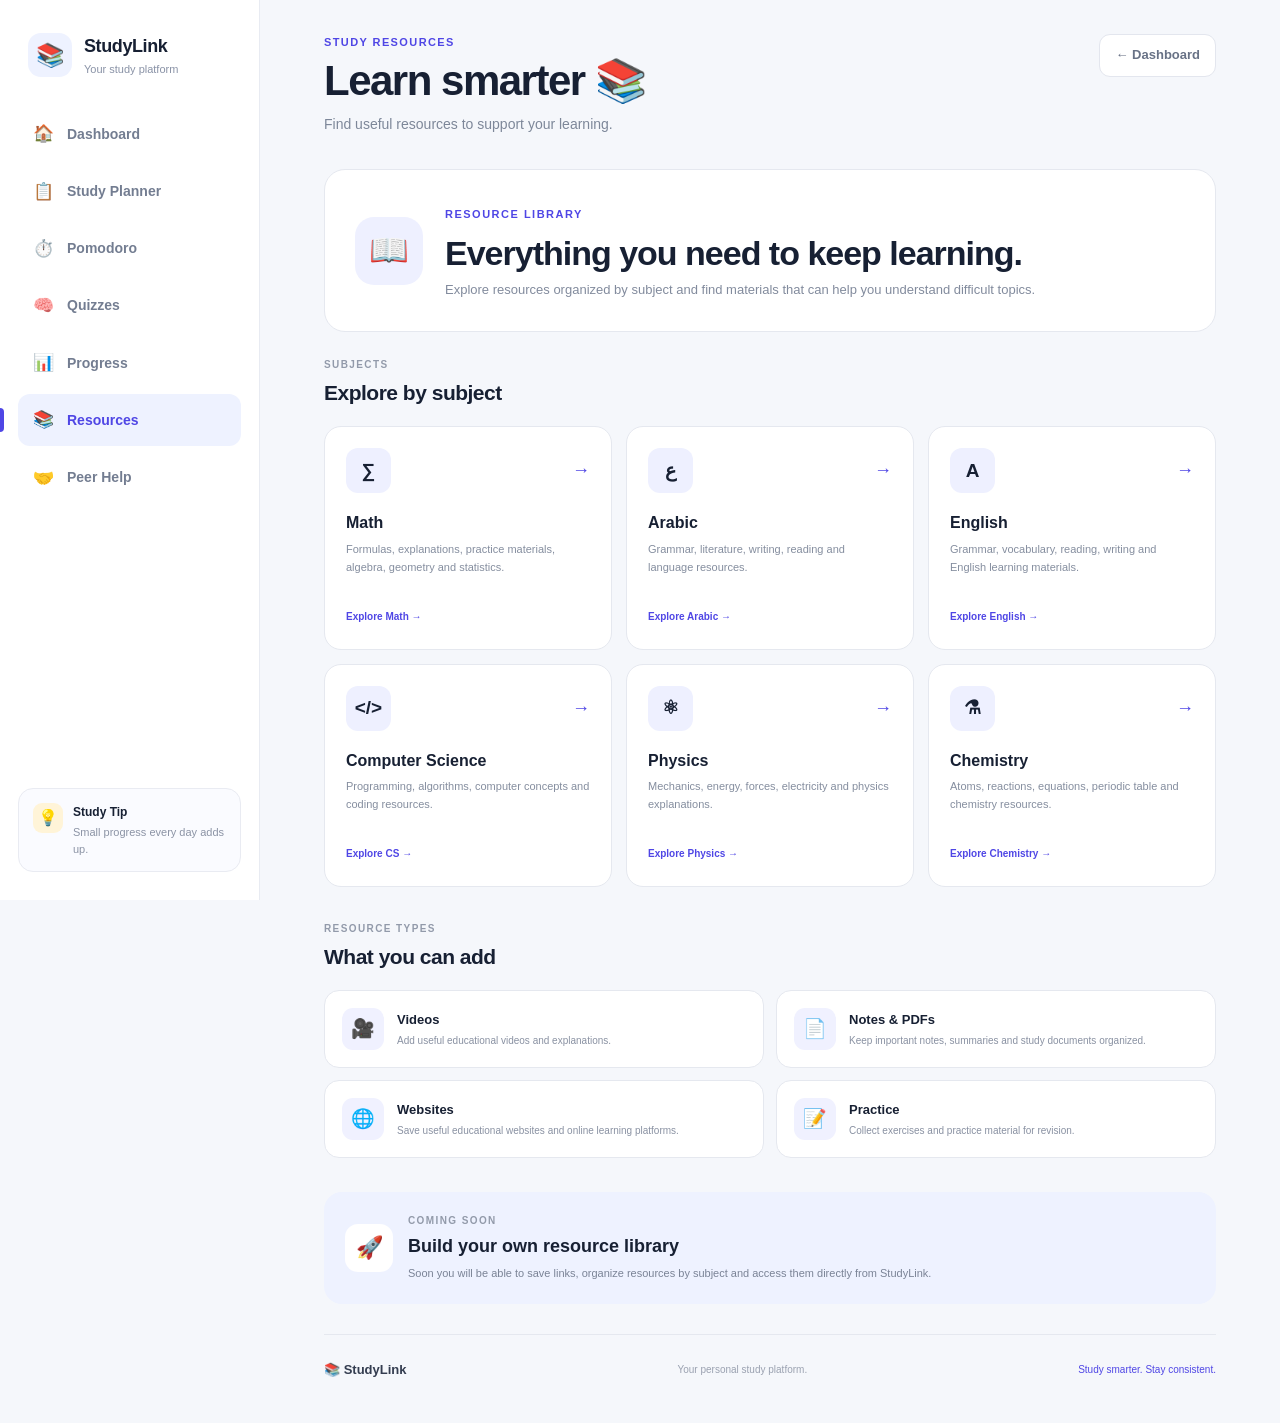
<file: resources.html>
<!DOCTYPE html>
<html lang="en">
<head>
    <meta charset="UTF-8">
    <meta name="viewport" content="width=device-width, initial-scale=1.0">

    <title>Resources | StudyLink</title>

    <link rel="stylesheet" href="style.css">
</head>

<body>

    <!-- Sidebar -->
    <aside class="sidebar">

        <div class="logo">
            <div class="logo-icon">📚</div>

            <div class="logo-text">
                <strong>StudyLink</strong>
                <span>Your study platform</span>
            </div>
        </div>

        <nav class="side-nav">

            <a href="index.html" class="nav-item">
                <span>🏠</span>
                <span>Dashboard</span>
            </a>

            <a href="planner.html" class="nav-item">
                <span>📋</span>
                <span>Study Planner</span>
            </a>

            <a href="pomodoro.html" class="nav-item">
                <span>⏱️</span>
                <span>Pomodoro</span>
            </a>

            <a href="quizzes.html" class="nav-item">
                <span>🧠</span>
                <span>Quizzes</span>
            </a>

            <a href="progress.html" class="nav-item">
                <span>📊</span>
                <span>Progress</span>
            </a>

            <a href="resources.html" class="nav-item active">
                <span>📚</span>
                <span>Resources</span>
            </a>

            <a href="peer-help.html" class="nav-item">
                <span>🤝</span>
                <span>Peer Help</span>
            </a>

        </nav>

        <div class="sidebar-bottom">

            <div class="study-tip">
                <div class="tip-small-icon">💡</div>

                <div>
                    <strong>Study Tip</strong>
                    <p>Small progress every day adds up.</p>
                </div>
            </div>

        </div>

    </aside>


    <!-- Main Content -->
    <main class="main-content">

        <!-- Topbar -->
        <header class="topbar">

            <div>
                <span class="welcome-small">Study Resources</span>

                <h1>Learn smarter 📚</h1>

                <p class="page-description">
                    Find useful resources to support your learning.
                </p>
            </div>

            <a href="index.html" class="back-button">
                ← Dashboard
            </a>

        </header>


        <!-- Hero -->
        <section class="resources-hero">

            <div class="resources-hero-icon">
                📖
            </div>

            <div class="resources-hero-content">

                <span class="hero-label">
                    RESOURCE LIBRARY
                </span>

                <h2>
                    Everything you need to keep learning.
                </h2>

                <p>
                    Explore resources organized by subject and find
                    materials that can help you understand difficult topics.
                </p>

            </div>

        </section>


        <!-- Subjects -->
        <section class="dashboard-section">

            <div class="section-heading">

                <div>
                    <span class="section-label">
                        SUBJECTS
                    </span>

                    <h2>
                        Explore by subject
                    </h2>
                </div>

            </div>


            <div class="resources-grid">

                <!-- Math -->
                <a href="#" class="resource-card" data-resource-subject="Math">

                    <div class="resource-card-top">

                        <div class="resource-icon math-resource">
                            ∑
                        </div>

                        <span class="resource-arrow">
                            →
                        </span>

                    </div>

                    <h3>Math</h3>

                    <p>
                        Formulas, explanations, practice materials,
                        algebra, geometry and statistics.
                    </p>

                    <span class="resource-link">
                        Explore Math →
                    </span>

                </a>


                <!-- Arabic -->
                <a href="#" class="resource-card" data-resource-subject="Arabic">

                    <div class="resource-card-top">

                        <div class="resource-icon arabic-resource">
                            ع
                        </div>

                        <span class="resource-arrow">
                            →
                        </span>

                    </div>

                    <h3>Arabic</h3>

                    <p>
                        Grammar, literature, writing, reading and
                        language resources.
                    </p>

                    <span class="resource-link">
                        Explore Arabic →
                    </span>

                </a>


                <!-- English -->
                <a href="#" class="resource-card" data-resource-subject="English">

                    <div class="resource-card-top">

                        <div class="resource-icon english-resource">
                            A
                        </div>

                        <span class="resource-arrow">
                            →
                        </span>

                    </div>

                    <h3>English</h3>

                    <p>
                        Grammar, vocabulary, reading, writing and
                        English learning materials.
                    </p>

                    <span class="resource-link">
                        Explore English →
                    </span>

                </a>


                <!-- Computer Science -->
                <a href="#" class="resource-card" data-resource-subject="Computer Science">

                    <div class="resource-card-top">

                        <div class="resource-icon cs-resource">
                            &lt;/&gt;
                        </div>

                        <span class="resource-arrow">
                            →
                        </span>

                    </div>

                    <h3>Computer Science</h3>

                    <p>
                        Programming, algorithms, computer concepts
                        and coding resources.
                    </p>

                    <span class="resource-link">
                        Explore CS →
                    </span>

                </a>


                <!-- Physics -->
                <a href="#" class="resource-card" data-resource-subject="Physics">

                    <div class="resource-card-top">

                        <div class="resource-icon physics-resource">
                            ⚛
                        </div>

                        <span class="resource-arrow">
                            →
                        </span>

                    </div>

                    <h3>Physics</h3>

                    <p>
                        Mechanics, energy, forces, electricity and
                        physics explanations.
                    </p>

                    <span class="resource-link">
                        Explore Physics →
                    </span>

                </a>


                <!-- Chemistry -->
                <a href="#" class="resource-card" data-resource-subject="Chemistry">

                    <div class="resource-card-top">

                        <div class="resource-icon chemistry-resource">
                            ⚗
                        </div>

                        <span class="resource-arrow">
                            →
                        </span>

                    </div>

                    <h3>Chemistry</h3>

                    <p>
                        Atoms, reactions, equations, periodic table
                        and chemistry resources.
                    </p>

                    <span class="resource-link">
                        Explore Chemistry →
                    </span>

                </a>

            </div>

        </section>


        <!-- Resource Types -->
        <section class="dashboard-section">

            <div class="section-heading">

                <div>
                    <span class="section-label">
                        RESOURCE TYPES
                    </span>

                    <h2>
                        What you can add
                    </h2>
                </div>

            </div>


            <div class="resource-types-grid">

                <div class="resource-type-card">

                    <div class="resource-type-icon">
                        🎥
                    </div>

                    <div>
                        <h3>Videos</h3>

                        <p>
                            Add useful educational videos and
                            explanations.
                        </p>
                    </div>

                </div>


                <div class="resource-type-card">

                    <div class="resource-type-icon">
                        📄
                    </div>

                    <div>
                        <h3>Notes & PDFs</h3>

                        <p>
                            Keep important notes, summaries and
                            study documents organized.
                        </p>
                    </div>

                </div>


                <div class="resource-type-card">

                    <div class="resource-type-icon">
                        🌐
                    </div>

                    <div>
                        <h3>Websites</h3>

                        <p>
                            Save useful educational websites and
                            online learning platforms.
                        </p>
                    </div>

                </div>


                <div class="resource-type-card">

                    <div class="resource-type-icon">
                        📝
                    </div>

                    <div>
                        <h3>Practice</h3>

                        <p>
                            Collect exercises and practice material
                            for revision.
                        </p>
                    </div>

                </div>

            </div>

        </section>


        <!-- Coming Soon -->
        <section class="resources-coming-soon">

            <div class="coming-icon">
                🚀
            </div>

            <div>

                <span class="section-label">
                    COMING SOON
                </span>

                <h2>
                    Build your own resource library
                </h2>

                <p>
                    Soon you will be able to save links, organize
                    resources by subject and access them directly
                    from StudyLink.
                </p>

            </div>

        </section>


        <!-- Footer -->
        <footer class="site-footer">

            <div class="footer-logo">
                📚 <strong>StudyLink</strong>
            </div>

            <p>
                Your personal study platform.
            </p>

            <span>
                Study smarter. Stay consistent.
            </span>

        </footer>

    </main>


    <script src="script.js"></script>

</body>
</html>
</file>
<file: style.css>
/* =========================================================
   STUDYLINK — COMPLETE STYLE SHEET
   ========================================================= */


/* =========================================================
   1. RESET
   ========================================================= */

* {
    margin: 0;
    padding: 0;
    box-sizing: border-box;
}

html {
    scroll-behavior: smooth;
}

body {
    font-family: Inter, Arial, Helvetica, sans-serif;
    background: #f5f7fb;
    color: #172033;
    min-height: 100vh;
    line-height: 1.6;
}

button,
input,
select,
textarea {
    font: inherit;
}

button,
a {
    -webkit-tap-highlight-color: transparent;
}

button {
    border: none;
    cursor: pointer;
}

a {
    color: inherit;
    text-decoration: none;
}


/* =========================================================
   2. SIDEBAR
   ========================================================= */

.sidebar {
    position: fixed;
    top: 0;
    left: 0;

    width: 260px;
    height: 100vh;

    padding: 28px 18px;

    background: #ffffff;
    border-right: 1px solid #e8ebf2;

    display: flex;
    flex-direction: column;

    z-index: 100;
}


/* Logo */

.logo {
    display: flex;
    align-items: center;
    gap: 12px;

    padding: 4px 10px 30px;
}

.logo-icon {
    width: 44px;
    height: 44px;

    display: flex;
    align-items: center;
    justify-content: center;

    border-radius: 13px;

    background: #eef2ff;
    font-size: 23px;
}

.logo-text {
    display: flex;
    flex-direction: column;
}

.logo-text strong {
    font-size: 18px;
    letter-spacing: -0.4px;
}

.logo-text span {
    font-size: 11px;
    color: #8992a6;
}


/* Navigation */

.side-nav {
    display: flex;
    flex-direction: column;
    gap: 6px;
}

.nav-item {
    position: relative;

    display: flex;
    align-items: center;
    gap: 13px;

    padding: 12px 14px;

    border-radius: 12px;

    color: #737d91;
    font-size: 14px;
    font-weight: 600;

    transition:
        background 0.2s ease,
        color 0.2s ease,
        transform 0.2s ease;
}

.nav-item span:first-child {
    width: 22px;
    text-align: center;
    font-size: 17px;
}

.nav-item:hover {
    background: #f5f6fa;
    color: #172033;
    transform: translateX(2px);
}

.nav-item.active {
    background: #eef2ff;
    color: #4f46e5;
}

.nav-item.active::before {
    content: "";

    position: absolute;
    left: -18px;

    width: 4px;
    height: 24px;

    border-radius: 0 5px 5px 0;

    background: #4f46e5;
}


/* Sidebar bottom */

.sidebar-bottom {
    margin-top: auto;
}

.study-tip {
    display: flex;
    gap: 10px;

    padding: 14px;

    border: 1px solid #e9ebf2;
    border-radius: 15px;

    background: #fafbff;
}

.tip-small-icon {
    flex-shrink: 0;

    width: 30px;
    height: 30px;

    display: flex;
    align-items: center;
    justify-content: center;

    border-radius: 9px;

    background: #fff4d8;
}

.study-tip strong {
    display: block;

    margin-bottom: 2px;

    font-size: 12px;
}

.study-tip p {
    color: #8b93a5;
    font-size: 11px;
    line-height: 1.5;
}


/* =========================================================
   3. MAIN CONTENT
   ========================================================= */

.main-content {
    margin-left: 260px;

    width: calc(100% - 260px);

    min-height: 100vh;

    padding: 34px 5%;
}


/* =========================================================
   4. TOPBAR
   ========================================================= */

.topbar {
    display: flex;
    align-items: flex-start;
    justify-content: space-between;

    gap: 20px;

    margin-bottom: 34px;
}

.welcome-small {
    display: block;

    margin-bottom: 5px;

    color: #4f46e5;

    font-size: 11px;
    font-weight: 800;
    letter-spacing: 1.4px;
    text-transform: uppercase;
}

.topbar h1 {
    font-size: clamp(28px, 4vw, 42px);
    line-height: 1.15;
    letter-spacing: -1.5px;
}

.page-description {
    margin-top: 8px;

    color: #7d8799;
    font-size: 14px;
}

.back-button {
    flex-shrink: 0;

    display: inline-flex;
    align-items: center;
    justify-content: center;

    padding: 10px 15px;

    border: 1px solid #e3e6ee;
    border-radius: 11px;

    background: #ffffff;

    color: #687286;
    font-size: 13px;
    font-weight: 700;

    transition: all 0.2s ease;
}

.back-button:hover {
    color: #4f46e5;
    border-color: #cfd3ff;
    transform: translateY(-2px);
}


/* =========================================================
   5. GENERAL BUTTONS
   ========================================================= */

.primary-button,
.secondary-button {
    display: inline-flex;
    align-items: center;
    justify-content: center;

    min-height: 44px;

    padding: 11px 18px;

    border-radius: 11px;

    font-size: 13px;
    font-weight: 700;

    transition:
        transform 0.2s ease,
        box-shadow 0.2s ease,
        background 0.2s ease;
}

.primary-button {
    background: #4f46e5;
    color: #ffffff;

    box-shadow: 0 8px 20px rgba(79, 70, 229, 0.18);
}

.primary-button:hover {
    background: #4338ca;
    transform: translateY(-2px);
    box-shadow: 0 12px 25px rgba(79, 70, 229, 0.23);
}

.secondary-button {
    background: #ffffff;
    color: #4f46e5;

    border: 1px solid #e1e4ef;
}

.secondary-button:hover {
    border-color: #cfd3ff;
    transform: translateY(-2px);
}


/* =========================================================
   6. DASHBOARD HERO
   ========================================================= */

.dashboard-hero {
    position: relative;
    overflow: hidden;

    min-height: 270px;

    display: flex;
    align-items: center;

    margin-bottom: 30px;
    padding: 40px;

    border-radius: 24px;

    background:
        linear-gradient(
            135deg,
            #ffffff 0%,
            #f4f5ff 100%
        );

    border: 1px solid #e6e8f2;
}

.hero-content {
    position: relative;
    z-index: 2;

    max-width: 610px;
}

.hero-label {
    display: inline-block;

    margin-bottom: 10px;

    color: #4f46e5;

    font-size: 11px;
    font-weight: 800;
    letter-spacing: 1.5px;
}

.dashboard-hero h2 {
    max-width: 650px;

    font-size: clamp(29px, 5vw, 50px);
    line-height: 1.08;
    letter-spacing: -2px;
}

.dashboard-hero p {
    max-width: 580px;

    margin-top: 15px;

    color: #737d91;
    font-size: 14px;
}

.hero-buttons {
    display: flex;
    flex-wrap: wrap;
    gap: 10px;

    margin-top: 24px;
}

.hero-decoration {
    position: absolute;

    right: 7%;
    top: 50%;

    width: 190px;
    height: 190px;

    transform: translateY(-50%);

    border-radius: 50%;

    background: #e8eaff;
}

.floating-book,
.floating-star {
    position: absolute;

    display: flex;
    align-items: center;
    justify-content: center;

    border-radius: 20px;

    background: #ffffff;

    box-shadow: 0 15px 40px rgba(32, 41, 70, 0.12);
}

.floating-book {
    right: 9%;
    top: 33%;

    width: 80px;
    height: 80px;

    font-size: 38px;

    transform: rotate(-9deg);
}

.floating-star {
    right: 4%;
    top: 18%;

    width: 48px;
    height: 48px;

    font-size: 22px;

    transform: rotate(10deg);
}


/* =========================================================
   7. SECTION HEADINGS
   ========================================================= */

.dashboard-section {
    margin-bottom: 34px;
}

.section-heading {
    display: flex;
    align-items: flex-end;
    justify-content: space-between;

    gap: 20px;

    margin-bottom: 17px;
}

.section-label {
    display: block;

    margin-bottom: 3px;

    color: #929aaa;

    font-size: 10px;
    font-weight: 800;
    letter-spacing: 1.4px;
}

.section-heading h2 {
    font-size: 21px;
    letter-spacing: -0.5px;
}

.view-all {
    color: #4f46e5;
    font-size: 12px;
    font-weight: 700;
}


/* =========================================================
   8. DASHBOARD STATS
   ========================================================= */

.stats-grid {
    display: grid;
    grid-template-columns: repeat(3, 1fr);

    gap: 15px;

    margin-bottom: 34px;
}

.stat-card {
    display: flex;
    align-items: center;
    gap: 14px;

    padding: 19px;

    background: #ffffff;

    border: 1px solid #e7e9f0;
    border-radius: 17px;

    transition:
        transform 0.2s ease,
        box-shadow 0.2s ease;
}

.stat-card:hover {
    transform: translateY(-3px);
    box-shadow: 0 12px 30px rgba(32, 41, 70, 0.07);
}

.stat-icon {
    width: 44px;
    height: 44px;

    flex-shrink: 0;

    display: flex;
    align-items: center;
    justify-content: center;

    border-radius: 12px;

    background: #f0f1ff;

    font-size: 20px;
}

.stat-card span {
    display: block;

    color: #8b93a5;
    font-size: 11px;
}

.stat-card strong {
    display: block;

    margin-top: 1px;

    font-size: 23px;
}


/* =========================================================
   9. SUBJECT CARDS
   ========================================================= */

.subjects-grid {
    display: grid;
    grid-template-columns: repeat(3, 1fr);

    gap: 15px;
}

.subject-card {
    position: relative;
    overflow: hidden;

    display: block;

    min-height: 165px;

    padding: 20px;

    border: 1px solid #e6e8ef;
    border-radius: 18px;

    background: #ffffff;

    transition:
        transform 0.25s ease,
        box-shadow 0.25s ease,
        border-color 0.25s ease;
}

.subject-card:hover {
    transform: translateY(-5px);

    border-color: #d9dcf5;

    box-shadow: 0 17px 35px rgba(32, 41, 70, 0.09);
}

.subject-top {
    display: flex;
    align-items: center;
    justify-content: space-between;
}

.subject-icon {
    width: 48px;
    height: 48px;

    display: flex;
    align-items: center;
    justify-content: center;

    border-radius: 14px;

    background: #f1f2ff;

    font-size: 23px;
    font-weight: 800;
}

.subject-card h3 {
    margin-top: 18px;

    font-size: 17px;
}

.subject-card p {
    margin-top: 3px;

    color: #8a92a4;
    font-size: 12px;
}

.subject-footer {
    display: flex;
    align-items: center;
    justify-content: space-between;

    margin-top: 13px;

    color: #9aa1b1;
    font-size: 11px;
}

.arrow {
    color: #4f46e5;
    font-size: 20px;
}


/* =========================================================
   10. FEATURE CARDS
   ========================================================= */

.feature-grid {
    display: grid;
    grid-template-columns: repeat(3, 1fr);

    gap: 15px;
}

.feature-card {
    position: relative;

    display: block;

    padding: 22px;

    background: #ffffff;

    border: 1px solid #e6e8ef;
    border-radius: 17px;

    transition: all 0.2s ease;
}

.feature-card:hover {
    transform: translateY(-4px);
    box-shadow: 0 14px 30px rgba(32, 41, 70, 0.08);
}

.feature-icon {
    width: 45px;
    height: 45px;

    display: flex;
    align-items: center;
    justify-content: center;

    margin-bottom: 16px;

    border-radius: 13px;

    background: #f1f2ff;

    font-size: 21px;
}

.feature-card h3 {
    font-size: 15px;
}

.feature-card p {
    margin-top: 5px;

    color: #858e9f;
    font-size: 12px;
}

.feature-arrow {
    position: absolute;

    right: 20px;
    top: 20px;

    color: #4f46e5;
    font-size: 18px;
}


/* =========================================================
   11. PLANNER
   ========================================================= */

.planner-overview {
    display: flex;
    align-items: center;
    justify-content: space-between;

    gap: 25px;

    margin-bottom: 25px;
}

.planner-intro {
    max-width: 550px;
}

.planner-intro h2 {
    font-size: 25px;
    letter-spacing: -0.8px;
}

.planner-intro p {
    margin-top: 6px;

    color: #80899b;
    font-size: 13px;
}

.planner-mini-stats {
    display: flex;
    gap: 10px;
}

.mini-stat {
    min-width: 100px;

    padding: 14px;

    text-align: center;

    background: #ffffff;

    border: 1px solid #e6e8ef;
    border-radius: 13px;
}

.mini-stat strong {
    display: block;
    font-size: 21px;
}

.mini-stat span {
    color: #929aaa;
    font-size: 10px;
}


.planner-card,
.planner-tasks-section {
    background: #ffffff;

    border: 1px solid #e5e8ef;
    border-radius: 19px;

    padding: 24px;

    margin-bottom: 20px;
}

.card-heading {
    display: flex;
    align-items: center;
    gap: 11px;

    margin-bottom: 20px;
}

.card-heading-icon {
    width: 38px;
    height: 38px;

    display: flex;
    align-items: center;
    justify-content: center;

    border-radius: 11px;

    background: #eef0ff;
}

.card-heading h2 {
    font-size: 17px;
}

.card-heading p {
    color: #929aaa;
    font-size: 11px;
}


.task-form {
    display: grid;
    grid-template-columns: 1fr 1fr;

    gap: 15px;
}

.form-group {
    display: flex;
    flex-direction: column;
    gap: 7px;
}

.form-group label {
    color: #626c7f;
    font-size: 11px;
    font-weight: 700;
}

.form-group input,
.form-group select,
.form-group textarea,
.task-form input,
.task-form select {
    width: 100%;

    padding: 12px 13px;

    outline: none;

    border: 1px solid #dfe3ec;
    border-radius: 10px;

    background: #fbfcfe;
    color: #172033;

    font-size: 13px;

    transition:
        border 0.2s ease,
        box-shadow 0.2s ease;
}

.form-group input:focus,
.form-group select:focus,
.form-group textarea:focus,
.task-form input:focus,
.task-form select:focus {
    border-color: #8d89ed;

    box-shadow: 0 0 0 3px rgba(79, 70, 229, 0.08);
}

.task-input-group {
    grid-column: 1 / -1;
}

.add-task-button {
    grid-column: 1 / -1;

    width: 100%;
    min-height: 45px;

    border-radius: 11px;

    background: #4f46e5;
    color: #ffffff;

    font-size: 13px;
    font-weight: 800;

    transition: all 0.2s ease;
}

.add-task-button:hover {
    background: #4338ca;
    transform: translateY(-2px);
}


.task-filter {
    display: flex;
    flex-wrap: wrap;
    gap: 7px;

    margin-bottom: 15px;
}

.filter-button {
    padding: 8px 12px;

    border: 1px solid #e2e5ed;
    border-radius: 9px;

    background: #ffffff;

    color: #778194;

    font-size: 11px;
    font-weight: 700;

    transition: all 0.2s ease;
}

.filter-button:hover,
.filter-button.active {
    background: #eef0ff;
    color: #4f46e5;
    border-color: #d8d9ff;
}


.task-status {
    margin-bottom: 12px;

    color: #8c94a5;
    font-size: 11px;
}


.task-list {
    display: flex;
    flex-direction: column;
    gap: 9px;
}

.task-item {
    display: flex;
    align-items: center;
    justify-content: space-between;

    gap: 15px;

    padding: 14px;

    border: 1px solid #e6e8ee;
    border-radius: 12px;

    background: #fbfcfe;
}

.task-item p {
    margin: 0;

    color: #30394b;
    font-size: 13px;
    font-weight: 600;
}

.task-item small,
.task-item .due-date {
    color: #929aaa;
    font-size: 10px;
}

.task-item.completed p {
    color: #9da4b2;
    text-decoration: line-through;
}

.task-actions {
    display: flex;
    gap: 6px;
}

.task-actions button {
    padding: 7px 9px;

    border-radius: 8px;

    background: #f0f1f6;

    color: #687286;

    font-size: 10px;
    font-weight: 700;
}

.task-actions button:hover {
    background: #e8e9f1;
}

.task-actions .delete-button {
    color: #d45f68;
}

.due-today {
    border-color: #f0c36a;
    background: #fffaf0;
}


.empty-state,
.peer-empty-state {
    padding: 45px 20px;

    text-align: center;

    border: 1px dashed #dfe3eb;
    border-radius: 14px;

    background: #fafbfe;
}

.empty-icon {
    margin-bottom: 9px;
    font-size: 30px;
}

.empty-state h3,
.peer-empty-state h3 {
    font-size: 15px;
}

.empty-state p,
.peer-empty-state p {
    margin-top: 3px;

    color: #939bab;
    font-size: 11px;
}


.planner-tip-card {
    display: flex;
    align-items: center;
    gap: 14px;

    padding: 17px;

    border-radius: 16px;

    background: #eef2ff;
}

.tip-icon {
    font-size: 25px;
}

.planner-tip-card h3 {
    font-size: 14px;
}

.planner-tip-card p {
    margin-top: 3px;

    color: #737c91;
    font-size: 11px;
}


/* =========================================================
   12. POMODORO
   ========================================================= */

.pomodoro-page {
    max-width: 900px;
    margin: 0 auto;
}

.pomodoro-card {
    padding: 45px 30px;

    text-align: center;

    background: #ffffff;

    border: 1px solid #e5e8ef;
    border-radius: 24px;

    box-shadow: 0 15px 45px rgba(32, 41, 70, 0.05);
}

.timer-header {
    margin-bottom: 10px;
}

.timer-mode {
    color: #4f46e5;

    font-size: 11px;
    font-weight: 800;
    letter-spacing: 1.4px;
    text-transform: uppercase;
}

.timer-display {
    margin: 18px 0 4px;

    font-size: clamp(65px, 12vw, 115px);
    line-height: 1;

    font-weight: 800;
    letter-spacing: -5px;
}

.timer-message {
    color: #8b93a5;
    font-size: 13px;
}

.timer-controls {
    display: flex;
    justify-content: center;
    gap: 9px;

    margin-top: 25px;
}

.timer-main-button,
.timer-control-button {
    min-height: 45px;

    padding: 10px 19px;

    border-radius: 10px;

    font-size: 12px;
    font-weight: 800;
}

.timer-main-button {
    background: #4f46e5;
    color: #ffffff;
}

.timer-control-button {
    border: 1px solid #e0e3eb;
    background: #ffffff;
    color: #697387;
}

.timer-presets {
    margin-top: 28px;
}

.timer-presets p {
    margin-bottom: 8px;

    color: #9aa1b0;
    font-size: 10px;
    font-weight: 700;
}

.preset-buttons {
    display: flex;
    justify-content: center;
    flex-wrap: wrap;
    gap: 7px;
}

.preset-button {
    padding: 8px 13px;

    border: 1px solid #e0e3ea;
    border-radius: 9px;

    background: #ffffff;

    color: #778093;

    font-size: 11px;
    font-weight: 700;
}

.preset-button:hover {
    color: #4f46e5;
    border-color: #cfd2ff;
}

.pomodoro-info {
    display: grid;
    grid-template-columns: repeat(3, 1fr);

    gap: 13px;

    margin-top: 18px;
}

.info-card {
    padding: 19px;

    background: #ffffff;

    border: 1px solid #e6e8ef;
    border-radius: 16px;
}

.info-number {
    color: #4f46e5;

    font-size: 11px;
    font-weight: 800;
}

.info-card h3 {
    margin-top: 7px;

    font-size: 14px;
}

.info-card p {
    margin-top: 4px;

    color: #8b93a4;
    font-size: 11px;
}

.focus-card {
    display: flex;
    align-items: center;
    gap: 13px;

    margin-top: 18px;
    padding: 18px;

    border-radius: 15px;

    background: #f7f7ff;
}

.focus-icon {
    font-size: 25px;
}

.focus-card h3 {
    font-size: 14px;
}

.focus-card p {
    margin-top: 3px;

    color: #8a92a3;
    font-size: 11px;
}


/* =========================================================
   13. QUIZZES
   ========================================================= */

.quiz-hero,
.progress-hero,
.resources-hero,
.peer-hero {
    display: flex;
    align-items: center;
    gap: 22px;

    padding: 30px;

    margin-bottom: 25px;

    border: 1px solid #e5e8ef;
    border-radius: 21px;

    background: #ffffff;
}

.quiz-hero-icon,
.progress-hero .progress-circle,
.resources-hero-icon,
.peer-hero-icon {
    flex-shrink: 0;
}

.quiz-hero-icon,
.resources-hero-icon,
.peer-hero-icon {
    width: 68px;
    height: 68px;

    display: flex;
    align-items: center;
    justify-content: center;

    border-radius: 19px;

    background: #eef0ff;

    font-size: 32px;
}

.quiz-hero-content h2,
.progress-hero-content h2,
.resources-hero-content h2,
.peer-hero-content h2 {
    font-size: clamp(23px, 4vw, 34px);
    line-height: 1.15;
    letter-spacing: -1px;
}

.quiz-hero-content p,
.progress-hero-content p,
.resources-hero-content p,
.peer-hero-content p {
    max-width: 650px;

    margin-top: 7px;

    color: #828b9d;
    font-size: 13px;
}


.quiz-selector {
    margin-bottom: 20px;
}

.quiz-subject-grid {
    display: grid;
    grid-template-columns: repeat(3, 1fr);

    gap: 12px;
}

.quiz-subject-card {
    display: flex;
    align-items: center;
    gap: 11px;

    padding: 16px;

    text-align: left;

    border: 1px solid #e4e7ee;
    border-radius: 14px;

    background: #ffffff;

    transition: all 0.2s ease;
}

.quiz-subject-card:hover,
.quiz-subject-card.selected {
    border-color: #cfd2ff;
    background: #f4f4ff;
    transform: translateY(-2px);
}

.quiz-subject-icon {
    width: 39px;
    height: 39px;

    display: flex;
    align-items: center;
    justify-content: center;

    flex-shrink: 0;

    border-radius: 10px;

    background: #eef0ff;

    font-weight: 800;
}

.quiz-subject-card strong {
    display: block;
    font-size: 12px;
}

.quiz-subject-card span {
    color: #949bab;
    font-size: 10px;
}

.start-quiz-button {
    width: 100%;

    margin-top: 15px;
    padding: 13px;

    border-radius: 11px;

    background: #4f46e5;
    color: #ffffff;

    font-size: 12px;
    font-weight: 800;
}


.quiz-area {
    padding: 22px;

    background: #ffffff;

    border: 1px solid #e5e8ef;
    border-radius: 19px;
}

.quiz-progress-top {
    display: flex;
    justify-content: space-between;

    margin-bottom: 18px;

    color: #858e9f;
    font-size: 11px;
    font-weight: 700;
}

.quiz-question-card {
    padding: 22px;

    border-radius: 15px;

    background: #f8f9fd;
}

.question-label {
    color: #4f46e5;

    font-size: 10px;
    font-weight: 800;
    letter-spacing: 1px;
}

.quiz-question-card h2 {
    margin-top: 8px;

    font-size: 20px;
}

.quiz-answers {
    display: grid;
    grid-template-columns: 1fr 1fr;

    gap: 9px;

    margin-top: 17px;
}

.quiz-answer {
    padding: 13px;

    border: 1px solid #dfe3eb;
    border-radius: 10px;

    background: #ffffff;

    color: #4d576a;

    text-align: left;

    font-size: 12px;
    font-weight: 600;

    transition: all 0.2s ease;
}

.quiz-answer:hover {
    border-color: #bfc3f7;
    background: #f5f5ff;
}

.quiz-answer.correct {
    background: #effaf3;
    border-color: #9ad5ac;
}

.quiz-answer.wrong {
    background: #fff2f2;
    border-color: #e6aaaa;
}

.quiz-feedback {
    margin-top: 13px;

    font-size: 12px;
    font-weight: 700;
}

.next-question-button {
    margin-top: 15px;

    padding: 11px 17px;

    border-radius: 10px;

    background: #172033;
    color: #ffffff;

    font-size: 11px;
    font-weight: 800;
}

.quiz-result {
    padding: 35px;

    text-align: center;

    background: #ffffff;

    border: 1px solid #e5e8ef;
    border-radius: 20px;
}

.result-icon {
    font-size: 42px;
}

.quiz-result h2 {
    margin-top: 8px;

    font-size: 24px;
}

.quiz-result p {
    margin-top: 5px;

    color: #858e9f;
    font-size: 13px;
}

.result-actions {
    display: flex;
    justify-content: center;
    gap: 8px;

    margin-top: 18px;
}

.quiz-tip-card {
    margin-top: 20px;
    padding: 18px;

    border-radius: 15px;

    background: #eef2ff;
}

.quiz-tip-card h3 {
    font-size: 14px;
}

.quiz-tip-card p {
    margin-top: 4px;

    color: #747e92;
    font-size: 11px;
}


/* =========================================================
   PROGRESS
   ========================================================= */

.progress-hero {
    justify-content: space-between;
}

.progress-hero-content {
    flex: 1;
}

.progress-circle {
    width: 130px;
    height: 130px;

    display: flex;
    align-items: center;
    justify-content: center;

    border-radius: 50%;

    background:
        conic-gradient(
            #4f46e5 var(--progress, 0%),
            #e8eaf2 var(--progress, 0%)
        );
}

.progress-circle-inner {
    width: 103px;
    height: 103px;

    display: flex;
    align-items: center;
    justify-content: center;

    border-radius: 50%;

    background: #ffffff;

    font-size: 22px;
    font-weight: 800;
}

.progress-stats-grid {
    display: grid;
    grid-template-columns: repeat(4, 1fr);

    gap: 13px;

    margin-bottom: 20px;
}

.progress-stat-card {
    padding: 18px;

    background: #ffffff;

    border: 1px solid #e5e8ef;
    border-radius: 15px;
}

.progress-stat-icon {
    font-size: 20px;
}

.progress-stat-card span {
    display: block;

    margin-top: 8px;

    color: #9098a8;
    font-size: 10px;
}

.progress-stat-card strong {
    display: block;

    font-size: 23px;
}

.progress-card {
    padding: 23px;

    margin-bottom: 20px;

    background: #ffffff;

    border: 1px solid #e5e8ef;
    border-radius: 19px;
}

.progress-card-header {
    display: flex;
    align-items: center;
    justify-content: space-between;
}

.progress-card h2 {
    font-size: 17px;
}

.progress-number {
    color: #4f46e5;

    font-size: 17px;
    font-weight: 800;
}

.large-progress {
    width: 100%;
    height: 11px;

    margin: 17px 0 9px;

    overflow: hidden;

    border-radius: 20px;

    background: #e9ebf2;
}

.progress-fill {
    width: 0%;
    height: 100%;

    border-radius: inherit;

    background: #4f46e5;

    transition: width 0.4s ease;
}

.progress-description {
    color: #8b93a4;
    font-size: 11px;
}

.subject-progress-grid {
    display: grid;
    grid-template-columns: repeat(3, 1fr);

    gap: 12px;
}

.subject-progress-card {
    padding: 17px;

    border: 1px solid #e5e8ef;
    border-radius: 15px;

    background: #ffffff;
}

.subject-progress-header {
    display: flex;
    align-items: center;
    justify-content: space-between;

    margin-bottom: 12px;
}

.subject-progress-header > div {
    display: flex;
    align-items: center;
    gap: 8px;
}

.subject-progress-icon {
    width: 32px;
    height: 32px;

    display: flex;
    align-items: center;
    justify-content: center;

    border-radius: 9px;

    background: #eef0ff;

    font-size: 14px;
}

.subject-progress-header h3 {
    font-size: 12px;
}

.subject-progress-percent {
    color: #4f46e5;

    font-size: 12px;
    font-weight: 800;
}

.subject-progress-bar {
    width: 100%;
    height: 7px;

    overflow: hidden;

    border-radius: 20px;

    background: #eaebf1;
}

.subject-progress-fill {
    width: 0%;
    height: 100%;

    border-radius: inherit;

    background: #4f46e5;

    transition: width 0.4s ease;
}

.subject-progress-text {
    margin-top: 7px;

    color: #949bab;
    font-size: 9px;
}

.progress-actions {
    display: flex;
    flex-wrap: wrap;
    gap: 9px;

    margin-top: 20px;
}

.progress-tip-card {
    display: flex;
    gap: 13px;
    align-items: flex-start;

    margin-top: 20px;
    padding: 18px;

    border-radius: 15px;

    background: #eef2ff;
}

.progress-tip-card h3 {
    font-size: 14px;
}

.progress-tip-card p {
    margin-top: 3px;

    color: #788195;
    font-size: 11px;
}


/* =========================================================
   RESOURCES
   ========================================================= */

.resources-grid {
    display: grid;
    grid-template-columns: repeat(3, 1fr);

    gap: 14px;
}

.resource-card {
    display: block;

    padding: 21px;

    border: 1px solid #e5e8ef;
    border-radius: 17px;

    background: #ffffff;

    transition: all 0.2s ease;
}

.resource-card:hover {
    transform: translateY(-4px);

    border-color: #d3d5f8;

    box-shadow: 0 14px 30px rgba(32, 41, 70, 0.07);
}

.resource-card-top {
    display: flex;
    align-items: center;
    justify-content: space-between;
}

.resource-icon {
    width: 45px;
    height: 45px;

    display: flex;
    align-items: center;
    justify-content: center;

    border-radius: 12px;

    background: #eef0ff;

    font-size: 19px;
    font-weight: 800;
}

.resource-arrow {
    color: #4f46e5;
    font-size: 18px;
}

.resource-card h3 {
    margin-top: 17px;

    font-size: 16px;
}

.resource-card p {
    min-height: 58px;

    margin-top: 5px;

    color: #858e9f;
    font-size: 11px;
}

.resource-link {
    display: inline-block;

    margin-top: 10px;

    color: #4f46e5;

    font-size: 10px;
    font-weight: 800;
}

.resource-types-grid {
    display: grid;
    grid-template-columns: repeat(2, 1fr);

    gap: 12px;
}

.resource-type-card {
    display: flex;
    align-items: center;
    gap: 13px;

    padding: 17px;

    border: 1px solid #e5e8ef;
    border-radius: 15px;

    background: #ffffff;
}

.resource-type-icon {
    width: 42px;
    height: 42px;

    display: flex;
    align-items: center;
    justify-content: center;

    flex-shrink: 0;

    border-radius: 11px;

    background: #f0f1ff;

    font-size: 19px;
}

.resource-type-card h3 {
    font-size: 13px;
}

.resource-type-card p {
    margin-top: 2px;

    color: #8991a2;
    font-size: 10px;
}

.resources-coming-soon {
    display: flex;
    align-items: center;
    gap: 15px;

    padding: 21px;

    margin-bottom: 30px;

    border-radius: 18px;

    background: #eef2ff;
}

.coming-icon {
    width: 48px;
    height: 48px;

    display: flex;
    align-items: center;
    justify-content: center;

    flex-shrink: 0;

    border-radius: 13px;

    background: #ffffff;

    font-size: 22px;
}

.resources-coming-soon h2 {
    font-size: 18px;
}

.resources-coming-soon p {
    margin-top: 4px;

    color: #7a8396;
    font-size: 11px;
}


/* =========================================================
   PEER HELP
   ========================================================= */

.peer-actions-grid {
    display: grid;
    grid-template-columns: repeat(3, 1fr);

    gap: 13px;
}

.peer-action-card {
    position: relative;

    display: flex;
    align-items: flex-start;
    gap: 12px;

    width: 100%;

    padding: 20px;

    text-align: left;

    border: 1px solid #e5e8ef;
    border-radius: 17px;

    background: #ffffff;

    transition: all 0.2s ease;
}

.peer-action-card:hover {
    transform: translateY(-4px);

    border-color: #d2d4f7;

    box-shadow: 0 14px 30px rgba(32, 41, 70, 0.07);
}

.peer-action-icon {
    width: 43px;
    height: 43px;

    display: flex;
    align-items: center;
    justify-content: center;

    flex-shrink: 0;

    border-radius: 12px;

    background: #eef0ff;

    font-size: 19px;
}

.peer-action-card h3 {
    font-size: 14px;
}

.peer-action-card p {
    margin-top: 4px;

    color: #8991a2;
    font-size: 10px;
}

.peer-action-arrow {
    position: absolute;

    right: 17px;
    top: 17px;

    color: #4f46e5;
}

.peer-form-section {
    display: none;

    margin-bottom: 30px;
}

.peer-form-section.visible {
    display: block;
}

.peer-form-card {
    padding: 23px;

    border: 1px solid #e5e8ef;
    border-radius: 19px;

    background: #ffffff;
}

.peer-form-card .form-group {
    margin-bottom: 15px;
}

.peer-form-card textarea {
    resize: vertical;
    min-height: 120px;
}

.peer-submit-button {
    margin-top: 4px;
}

.peer-question-count {
    color: #929aaa;
    font-size: 11px;
}

.peer-question-list {
    display: flex;
    flex-direction: column;
    gap: 10px;
}

.peer-question-card {
    padding: 18px;

    border: 1px solid #e5e8ef;
    border-radius: 15px;

    background: #ffffff;
}

.peer-question-header {
    display: flex;
    align-items: center;
    justify-content: space-between;

    gap: 10px;
}

.peer-question-subject {
    display: inline-block;

    padding: 5px 8px;

    border-radius: 7px;

    background: #eef0ff;
    color: #4f46e5;

    font-size: 9px;
    font-weight: 800;
}

.peer-question-date {
    color: #9aa1b0;
    font-size: 9px;
}

.peer-question-card h3 {
    margin-top: 10px;

    font-size: 14px;
}

.peer-question-card p {
    margin-top: 5px;

    color: #7e8799;
    font-size: 11px;
}

.peer-question-actions {
    display: flex;
    gap: 7px;

    margin-top: 12px;
}

.peer-question-actions button {
    padding: 7px 10px;

    border-radius: 8px;

    background: #f1f2f6;

    color: #6e778a;

    font-size: 9px;
    font-weight: 700;
}

.peer-rules-card {
    display: flex;
    align-items: flex-start;
    gap: 15px;

    padding: 21px;

    margin-bottom: 30px;

    border-radius: 18px;

    background: #eef2ff;
}

.peer-rules-icon {
    width: 45px;
    height: 45px;

    display: flex;
    align-items: center;
    justify-content: center;

    flex-shrink: 0;

    border-radius: 12px;

    background: #ffffff;

    font-size: 21px;
}

.peer-rules-card h2 {
    font-size: 17px;
}

.peer-rules-card ul {
    margin-top: 8px;
    padding-left: 17px;
}

.peer-rules-card li {
    margin: 3px 0;

    color: #788195;
    font-size: 10px;
}


/* =========================================================
   FOOTER
   ========================================================= */

.site-footer {
    display: flex;
    align-items: center;
    justify-content: space-between;

    gap: 15px;

    padding: 25px 0 8px;

    border-top: 1px solid #e5e8ef;

    color: #9aa1b0;

    font-size: 10px;
}

.footer-logo {
    color: #343d50;
    font-size: 13px;
}

.site-footer span {
    color: #4f46e5;
}


/* =========================================================
   RESPONSIVE — TABLET
   ========================================================= */

@media (max-width: 1100px) {

    .sidebar {
        width: 220px;
    }

    .main-content {
        margin-left: 220px;
        width: calc(100% - 220px);

        padding: 30px;
    }

    .subjects-grid,
    .feature-grid,
    .resources-grid {
        grid-template-columns: repeat(2, 1fr);
    }

    .progress-stats-grid {
        grid-template-columns: repeat(2, 1fr);
    }

    .subject-progress-grid {
        grid-template-columns: repeat(2, 1fr);
    }

    .peer-actions-grid {
        grid-template-columns: 1fr;
    }
}


/* =========================================================
   RESPONSIVE — MOBILE
   ========================================================= */

@media (max-width: 760px) {

    body {
        padding-bottom: 72px;
    }

    .sidebar {
        position: fixed;

        left: 0;
        bottom: 0;
        top: auto;

        width: 100%;
        height: 66px;

        padding: 6px 8px;

        border-right: none;
        border-top: 1px solid #e4e7ee;

        flex-direction: row;

        background: rgba(255, 255, 255, 0.97);

        backdrop-filter: blur(15px);
    }

    .logo,
    .sidebar-bottom {
        display: none;
    }

    .side-nav {
        width: 100%;

        display: grid;
        grid-template-columns: repeat(7, 1fr);

        gap: 3px;
    }

    .nav-item {
        flex-direction: column;

        justify-content: center;
        gap: 1px;

        padding: 5px 2px;

        border-radius: 9px;

        font-size: 8px;
        text-align: center;
    }

    .nav-item span:first-child {
        width: auto;
        font-size: 16px;
    }

    .nav-item.active::before {
        display: none;
    }

    .main-content {
        margin-left: 0;

        width: 100%;

        padding: 22px 16px;
    }

    .topbar {
        margin-bottom: 25px;
    }

    .topbar h1 {
        font-size: 29px;
    }

    .page-description {
        font-size: 12px;
    }

    .back-button {
        display: none;
    }

    .dashboard-hero {
        min-height: auto;

        padding: 28px 22px;
    }

    .dashboard-hero h2 {
        font-size: 31px;
    }

    .dashboard-hero p {
        font-size: 12px;
    }

    .hero-decoration {
        opacity: 0.45;

        right: -65px;
    }

    .floating-book {
        opacity: 0.65;

        right: 3%;
        top: 20%;
    }

    .floating-star {
        display: none;
    }

    .stats-grid {
        grid-template-columns: 1fr;

        gap: 9px;
    }

    .subjects-grid,
    .feature-grid,
    .resources-grid {
        grid-template-columns: 1fr;
    }

    .subject-card {
        min-height: 145px;
    }

    .planner-overview {
        flex-direction: column;
        align-items: stretch;
    }

    .planner-mini-stats {
        width: 100%;
    }

    .mini-stat {
        flex: 1;
        min-width: 0;
    }

    .task-form {
        grid-template-columns: 1fr;
    }

    .task-input-group,
    .add-task-button {
        grid-column: auto;
    }

    .task-item {
        align-items: flex-start;
        flex-direction: column;
    }

    .task-actions {
        width: 100%;
    }

    .task-actions button {
        flex: 1;
    }

    .pomodoro-card {
        padding: 35px 18px;
    }

    .timer-display {
        font-size: 70px;
    }

    .pomodoro-info {
        grid-template-columns: 1fr;
    }

    .quiz-hero,
    .progress-hero,
    .resources-hero,
    .peer-hero {
        align-items: flex-start;

        padding: 22px;

        gap: 15px;
    }

    .quiz-hero-icon,
    .resources-hero-icon,
    .peer-hero-icon {
        width: 52px;
        height: 52px;

        border-radius: 14px;

        font-size: 24px;
    }

    .quiz-hero-content h2,
    .progress-hero-content h2,
    .resources-hero-content h2,
    .peer-hero-content h2 {
        font-size: 23px;
    }

    .quiz-subject-grid {
        grid-template-columns: 1fr;
    }

    .quiz-answers {
        grid-template-columns: 1fr;
    }

    .progress-hero {
        flex-direction: column;
    }

    .progress-circle {
        width: 110px;
        height: 110px;
    }

    .progress-circle-inner {
        width: 87px;
        height: 87px;
    }

    .progress-stats-grid {
        grid-template-columns: 1fr 1fr;
    }

    .subject-progress-grid {
        grid-template-columns: 1fr;
    }

    .resource-types-grid {
        grid-template-columns: 1fr;
    }

    .resources-coming-soon {
        align-items: flex-start;
    }

    .peer-form-card {
        padding: 18px;
    }

    .section-heading {
        align-items: flex-start;
    }

    .section-heading h2 {
        font-size: 18px;
    }

    .site-footer {
        flex-direction: column;
        align-items: flex-start;

        padding-bottom: 5px;
    }
}


/* =========================================================
   SMALL PHONES
   ========================================================= */

@media (max-width: 420px) {

    .main-content {
        padding: 19px 12px;
    }

    .topbar h1 {
        font-size: 26px;
    }

    .dashboard-hero {
        padding: 24px 18px;
    }

    .dashboard-hero h2 {
        font-size: 28px;
    }

    .hero-buttons {
        flex-direction: column;
    }

    .hero-buttons a,
    .hero-buttons button {
        width: 100%;
    }

    .planner-card,
    .planner-tasks-section,
    .progress-card,
    .quiz-area {
        padding: 17px;
    }

    .progress-stats-grid {
        grid-template-columns: 1fr;
    }

    .nav-item {
        font-size: 7px;
    }

    .nav-item span:first-child {
        font-size: 15px;
    }

    .timer-display {
        font-size: 58px;
    }
}
</file>
